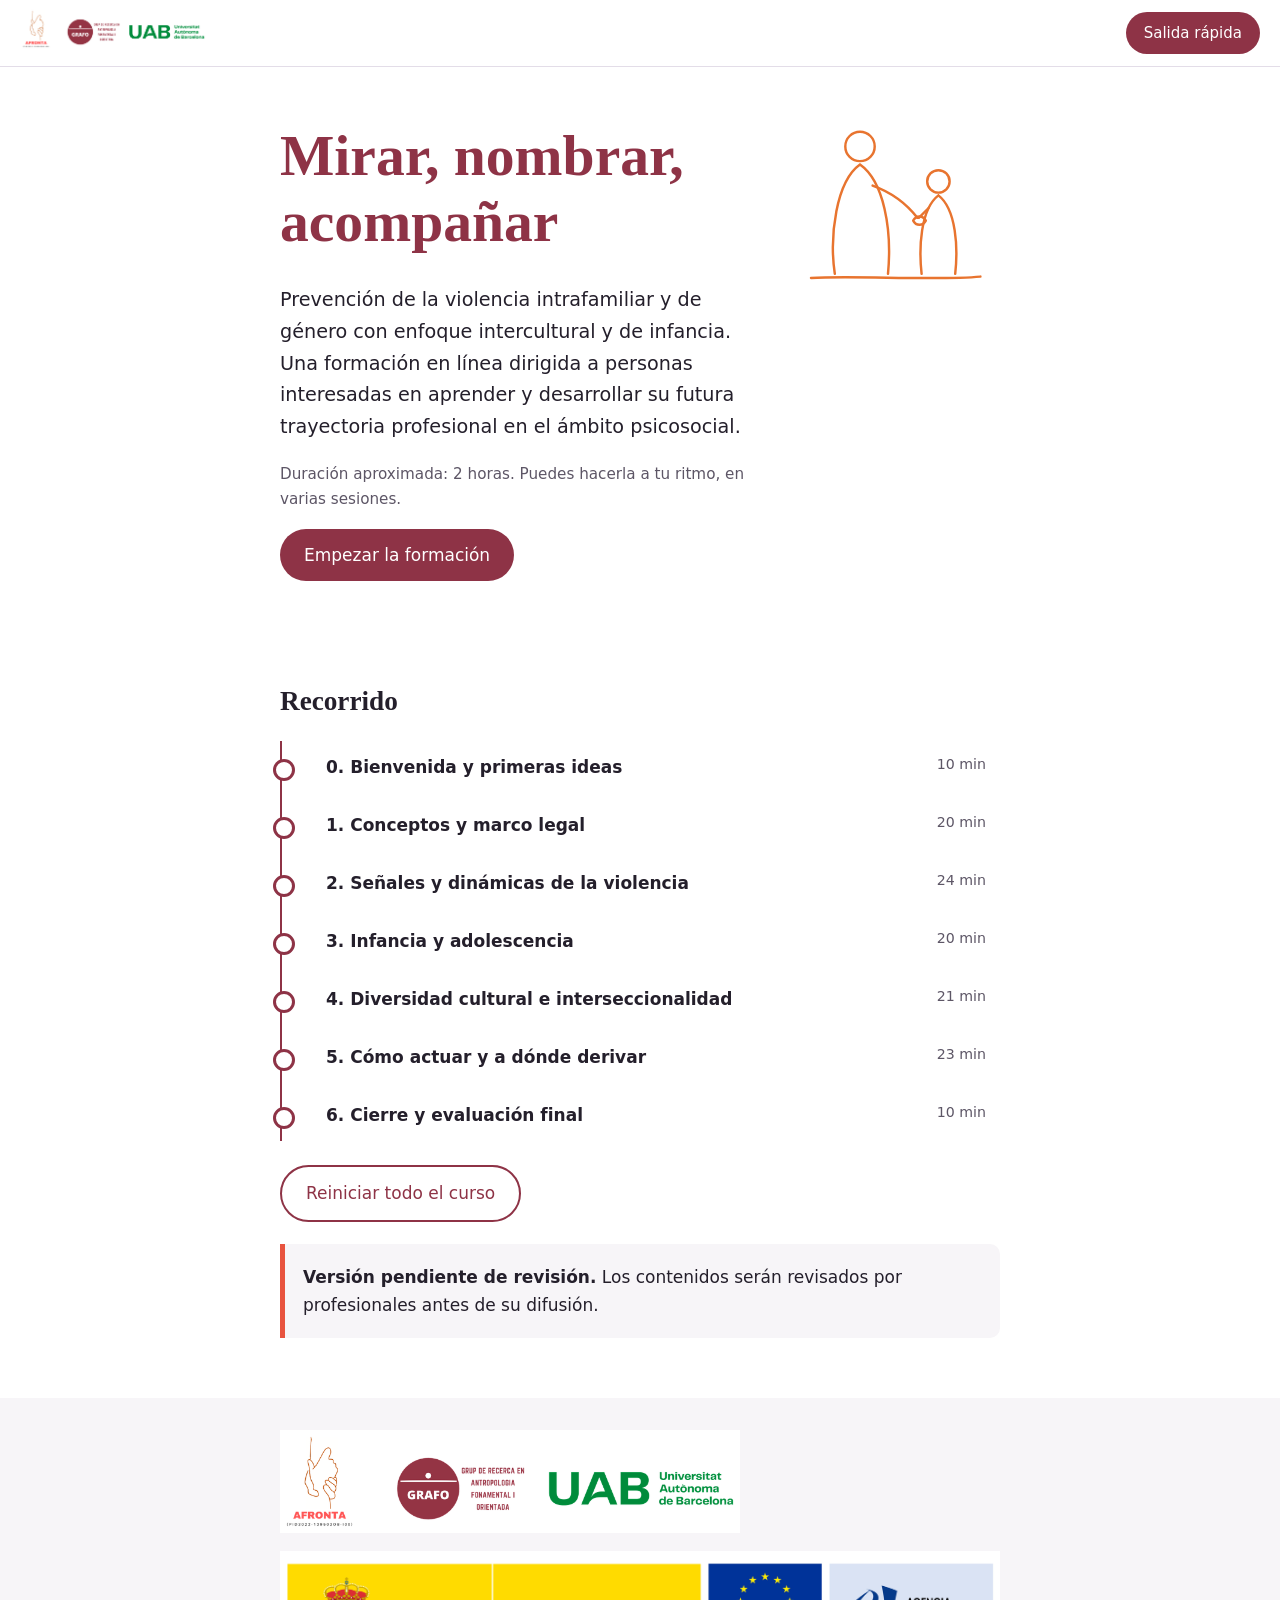
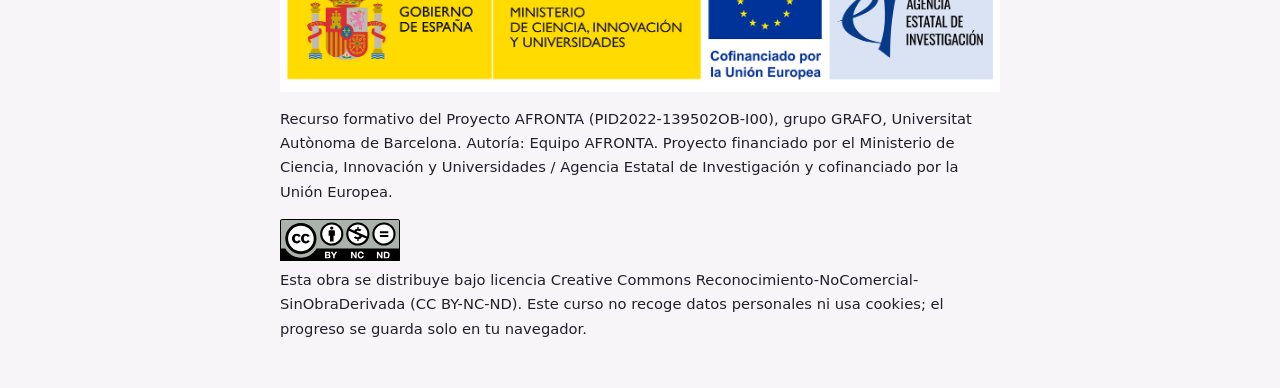
<file: index.html>
<!DOCTYPE html>
<html lang="es">
<head>
<meta charset="utf-8">
<meta name="viewport" content="width=device-width, initial-scale=1">
<title>Mirar, nombrar, acompañar | Proyecto AFRONTA</title>
<meta name="description" content="Formación en línea de 2 horas sobre prevención de la violencia intrafamiliar y de género, con enfoque intercultural y de infancia.">
<link rel="stylesheet" href="assets/style.css">
</head>
<body data-base="">
<main id="main" class="wrap">
<section class="hero">
<svg viewBox="0 0 300 280" fill="none" stroke="#E8742F" stroke-width="3.5" stroke-linecap="round" stroke-linejoin="round" role="img" aria-label="Dos personas que se acompañan dándose la mano"><circle cx="100" cy="62" r="21"/><path d="M100 88C66 112 56 190 64 244M100 88C134 112 146 180 140 244"/><path d="M118 118C146 128 168 146 182 164"/><circle cx="212" cy="112" r="16"/><path d="M212 132C186 152 184 208 188 244M212 132C238 152 240 208 236 244"/><path d="M198 150C192 156 188 160 184 164"/><path d="M176 168c4-8 14-8 18 0c-4 8-14 8-18 0z"/><path d="M30 250C90 246 210 254 272 248"/></svg>
<h1>Mirar, nombrar, acompañar</h1>
<p class="lead">Prevención de la violencia intrafamiliar y de género con enfoque intercultural y de infancia. Una formación en línea dirigida a personas interesadas en aprender y desarrollar su futura trayectoria profesional en el ámbito psicosocial.</p>
<p class="meta">Duración aproximada: 2 horas. Puedes hacerla a tu ritmo, en varias sesiones.</p>
<p><a class="btn" href="unidad-0/index.html">Empezar la formación</a></p>
</section>
<h2>Recorrido</h2>
<ol class="path">
<li data-unit="u0"><a href="unidad-0/index.html"><b>0. Bienvenida y primeras ideas</b><small>10 min</small></a></li>
<li data-unit="u1"><a href="unidad-1/index.html"><b>1. Conceptos y marco legal</b><small>20 min</small></a></li>
<li data-unit="u2"><a href="unidad-2/index.html"><b>2. Señales y dinámicas de la violencia</b><small>24 min</small></a></li>
<li data-unit="u3"><a href="unidad-3/index.html"><b>3. Infancia y adolescencia</b><small>20 min</small></a></li>
<li data-unit="u4"><a href="unidad-4/index.html"><b>4. Diversidad cultural e interseccionalidad</b><small>21 min</small></a></li>
<li data-unit="u5"><a href="unidad-5/index.html"><b>5. Cómo actuar y a dónde derivar</b><small>23 min</small></a></li>
<li data-unit="u6"><a href="unidad-6/index.html"><b>6. Cierre y evaluación final</b><small>10 min</small></a></li>
</ol>
<p><button class="btn ghost" type="button" data-reset="all">Reiniciar todo el curso</button></p>
<div class="note"><p><b>Versión pendiente de revisión.</b> Los contenidos serán revisados por profesionales antes de su difusión.</p></div>
</main>
<script src="assets/app.js"></script>
</body>
</html>
</file>
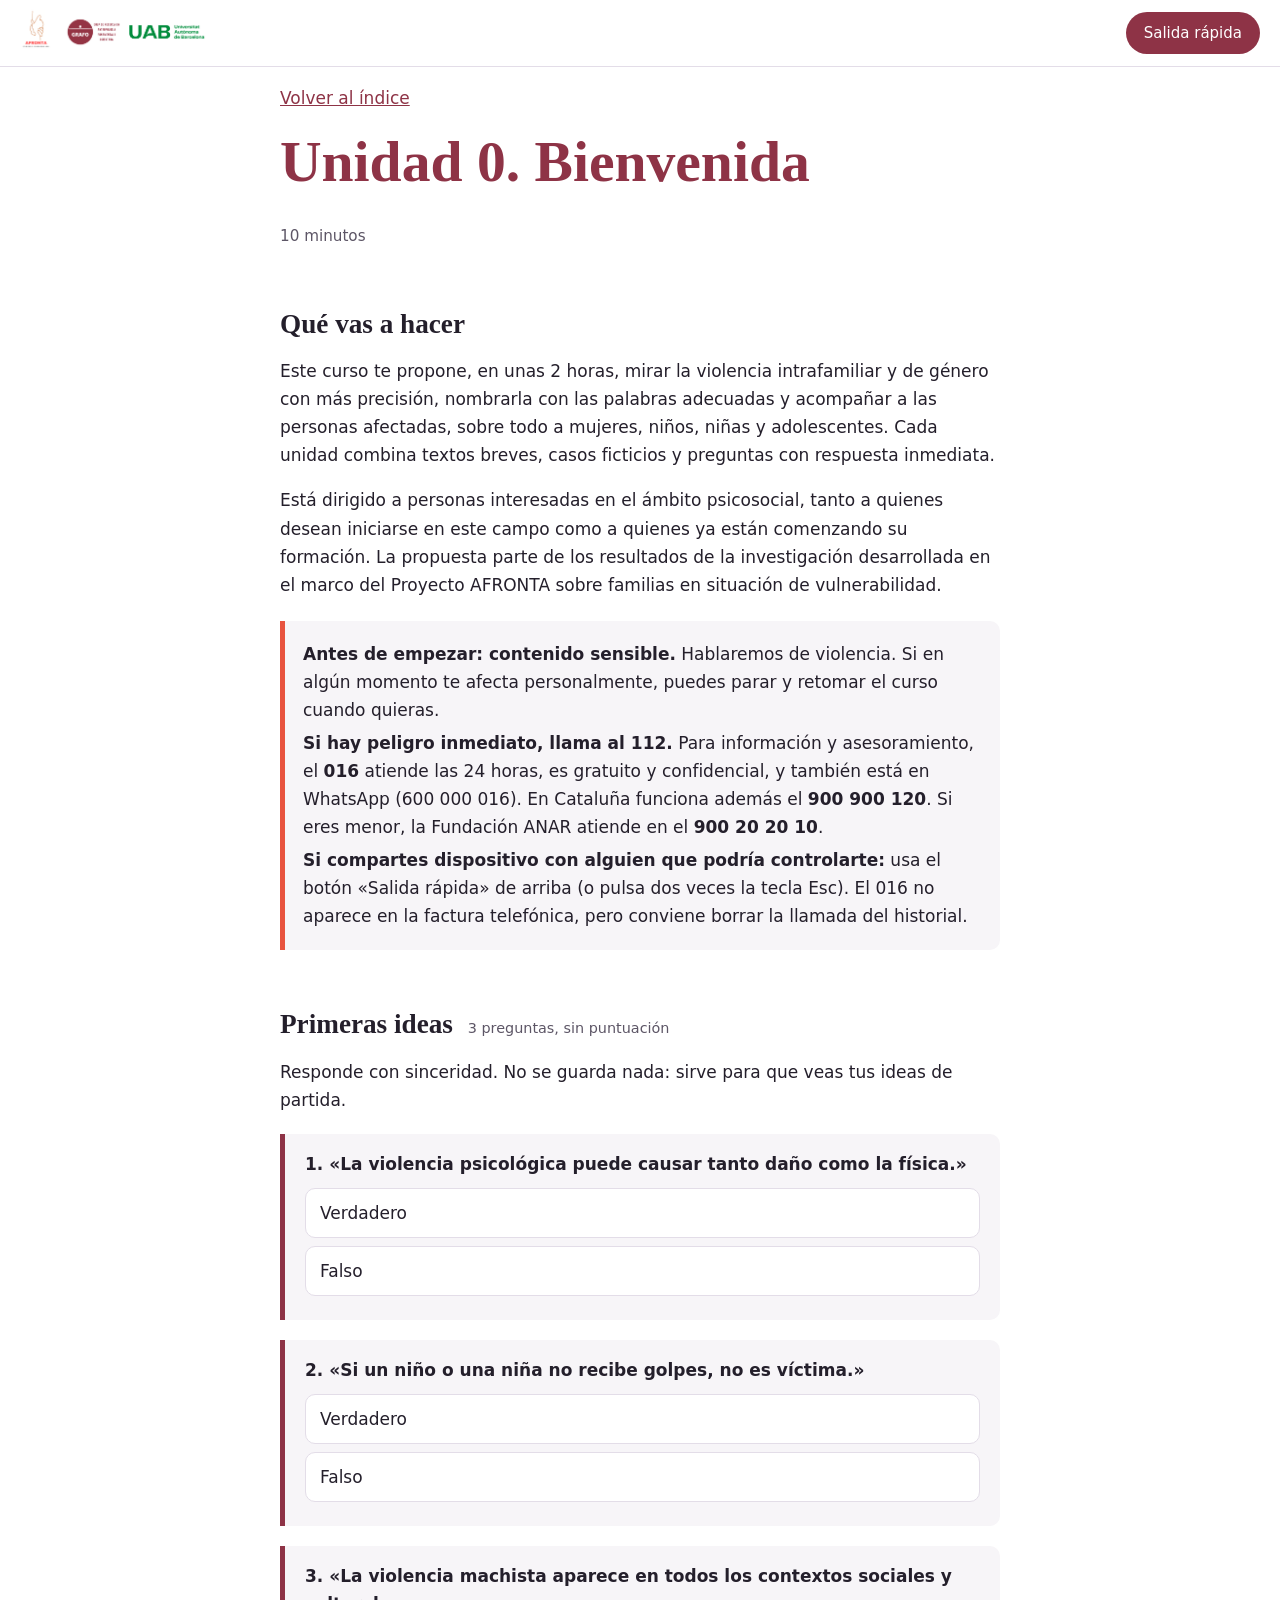
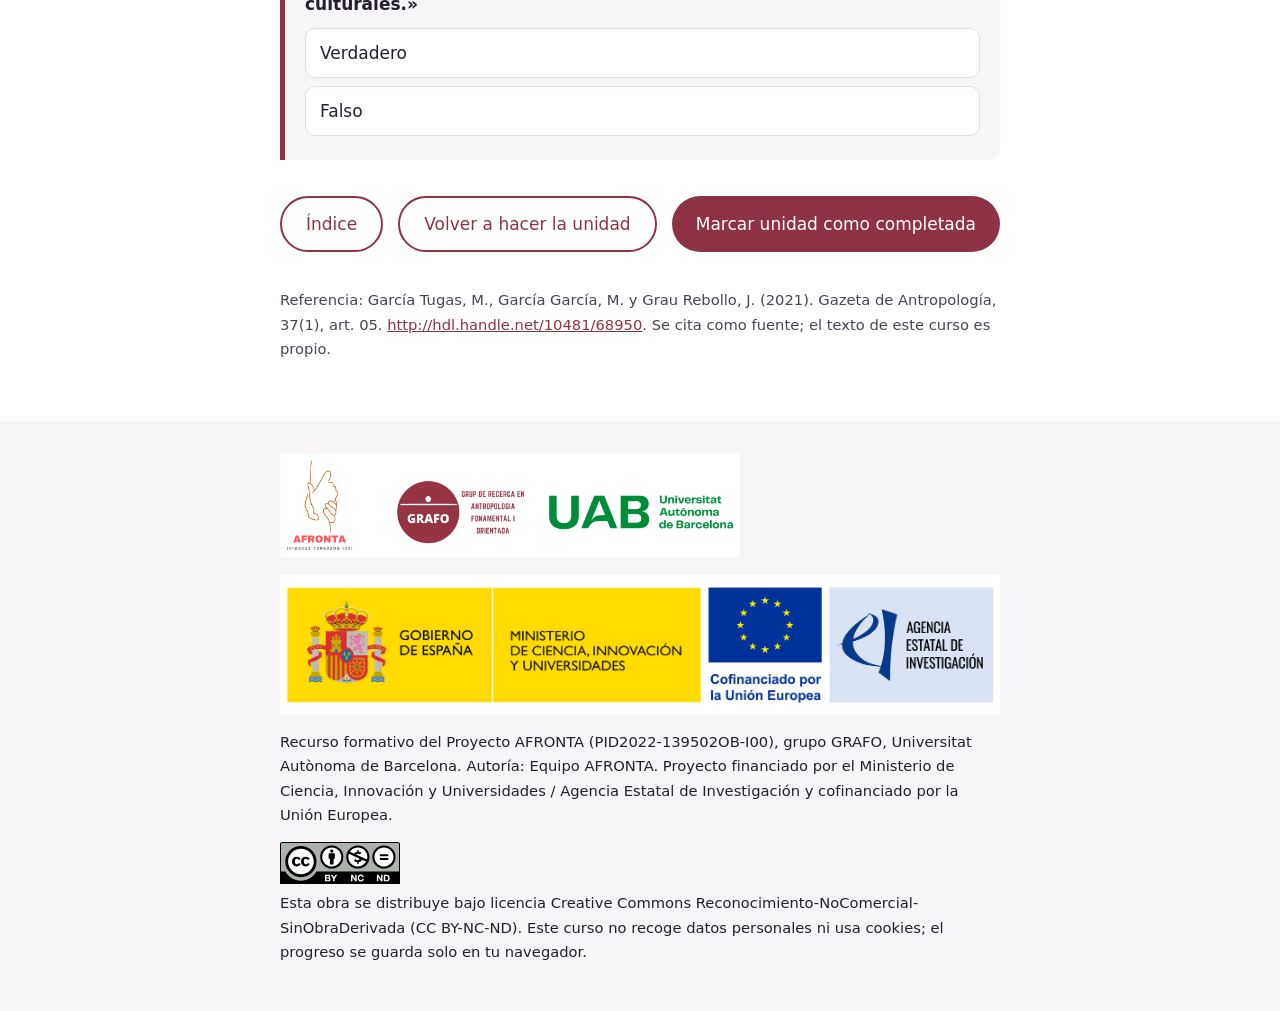
<file: unidad-0/index.html>
<!DOCTYPE html>
<html lang="es">
<head>
<meta charset="utf-8">
<meta name="viewport" content="width=device-width, initial-scale=1">
<title>Unidad 0. Bienvenida | Mirar, nombrar, acompañar</title>
<link rel="stylesheet" href="../assets/style.css">
</head>
<body data-base="../">
<main id="main" class="wrap">
<p><a href="../index.html">Volver al índice</a></p>
<h1>Unidad 0. Bienvenida</h1>
<p class="meta">10 minutos</p>

<h2>Qué vas a hacer</h2>
<p>Este curso te propone, en unas 2 horas, mirar la violencia intrafamiliar y de género con más precisión, nombrarla con las palabras adecuadas y acompañar a las personas afectadas, sobre todo a mujeres, niños, niñas y adolescentes. Cada unidad combina textos breves, casos ficticios y preguntas con respuesta inmediata.</p>
<p>Está dirigido a personas interesadas en el ámbito psicosocial, tanto a quienes desean iniciarse en este campo como a quienes ya están comenzando su formación. La propuesta parte de los resultados de la investigación desarrollada en el marco del Proyecto AFRONTA sobre familias en situación de vulnerabilidad.</p>
<div class="note">
<p><b>Antes de empezar: contenido sensible.</b> Hablaremos de violencia. Si en algún momento te afecta personalmente, puedes parar y retomar el curso cuando quieras.</p>
<p><b>Si hay peligro inmediato, llama al 112.</b> Para información y asesoramiento, el <b>016</b> atiende las 24 horas, es gratuito y confidencial, y también está en WhatsApp (600 000 016). En Cataluña funciona además el <b>900 900 120</b>. Si eres menor, la Fundación ANAR atiende en el <b>900 20 20 10</b>.</p>
<p><b>Si compartes dispositivo con alguien que podría controlarte:</b> usa el botón «Salida rápida» de arriba (o pulsa dos veces la tecla Esc). El 016 no aparece en la factura telefónica, pero conviene borrar la llamada del historial.</p>
</div>

<h2>Primeras ideas <span class="time">3 preguntas, sin puntuación</span></h2>
<p>Responde con sinceridad. No se guarda nada: sirve para que veas tus ideas de partida.</p>

<div class="quiz"><p class="q">1. «La violencia psicológica puede causar tanto daño como la física.»</p>
<button class="opt" type="button" data-ok>Verdadero</button><button class="opt" type="button">Falso</button>
<p class="fb" aria-live="polite" hidden>Las humillaciones, el control y el aislamiento no dejan marcas visibles, pero pueden dañar tanto o más. En la unidad 1 veremos las distintas formas de violencia.</p></div>

<div class="quiz"><p class="q">2. «Si un niño o una niña no recibe golpes, no es víctima.»</p>
<button class="opt" type="button">Verdadero</button><button class="opt" type="button" data-ok>Falso</button>
<p class="fb" aria-live="polite" hidden>Presenciar la violencia y vivir en un entorno de miedo también daña. La legislación española reconoce a los hijos e hijas como víctimas. Lo trabajaremos en la unidad 3.</p></div>

<div class="quiz"><p class="q">3. «La violencia machista aparece en todos los contextos sociales y culturales.»</p>
<button class="opt" type="button" data-ok>Verdadero</button><button class="opt" type="button">Falso</button>
<p class="fb" aria-live="polite" hidden>Lo que cambia son las barreras para pedir ayuda: idioma, situación administrativa, falta de apoyo o miedo a no ser comprendida (García Tugas, García García y Grau Rebollo, 2021). Lo veremos en la unidad 4.</p></div>

<div class="nav"><a class="btn ghost" href="../index.html">Índice</a>
<button class="btn ghost" type="button" data-reset="u0">Volver a hacer la unidad</button>
<button class="btn" type="button" data-complete="u0">Marcar unidad como completada</button></div>
<p id="saved" hidden>Progreso guardado en este navegador. <a href="../unidad-1/index.html">Pasar a la unidad 1</a></p>
<p class="refs">Referencia: García Tugas, M., García García, M. y Grau Rebollo, J. (2021). Gazeta de Antropología, 37(1), art. 05. <a href="http://hdl.handle.net/10481/68950">http://hdl.handle.net/10481/68950</a>. Se cita como fuente; el texto de este curso es propio.</p>
</main>
<script src="../assets/app.js"></script>
</body>
</html>
</file>
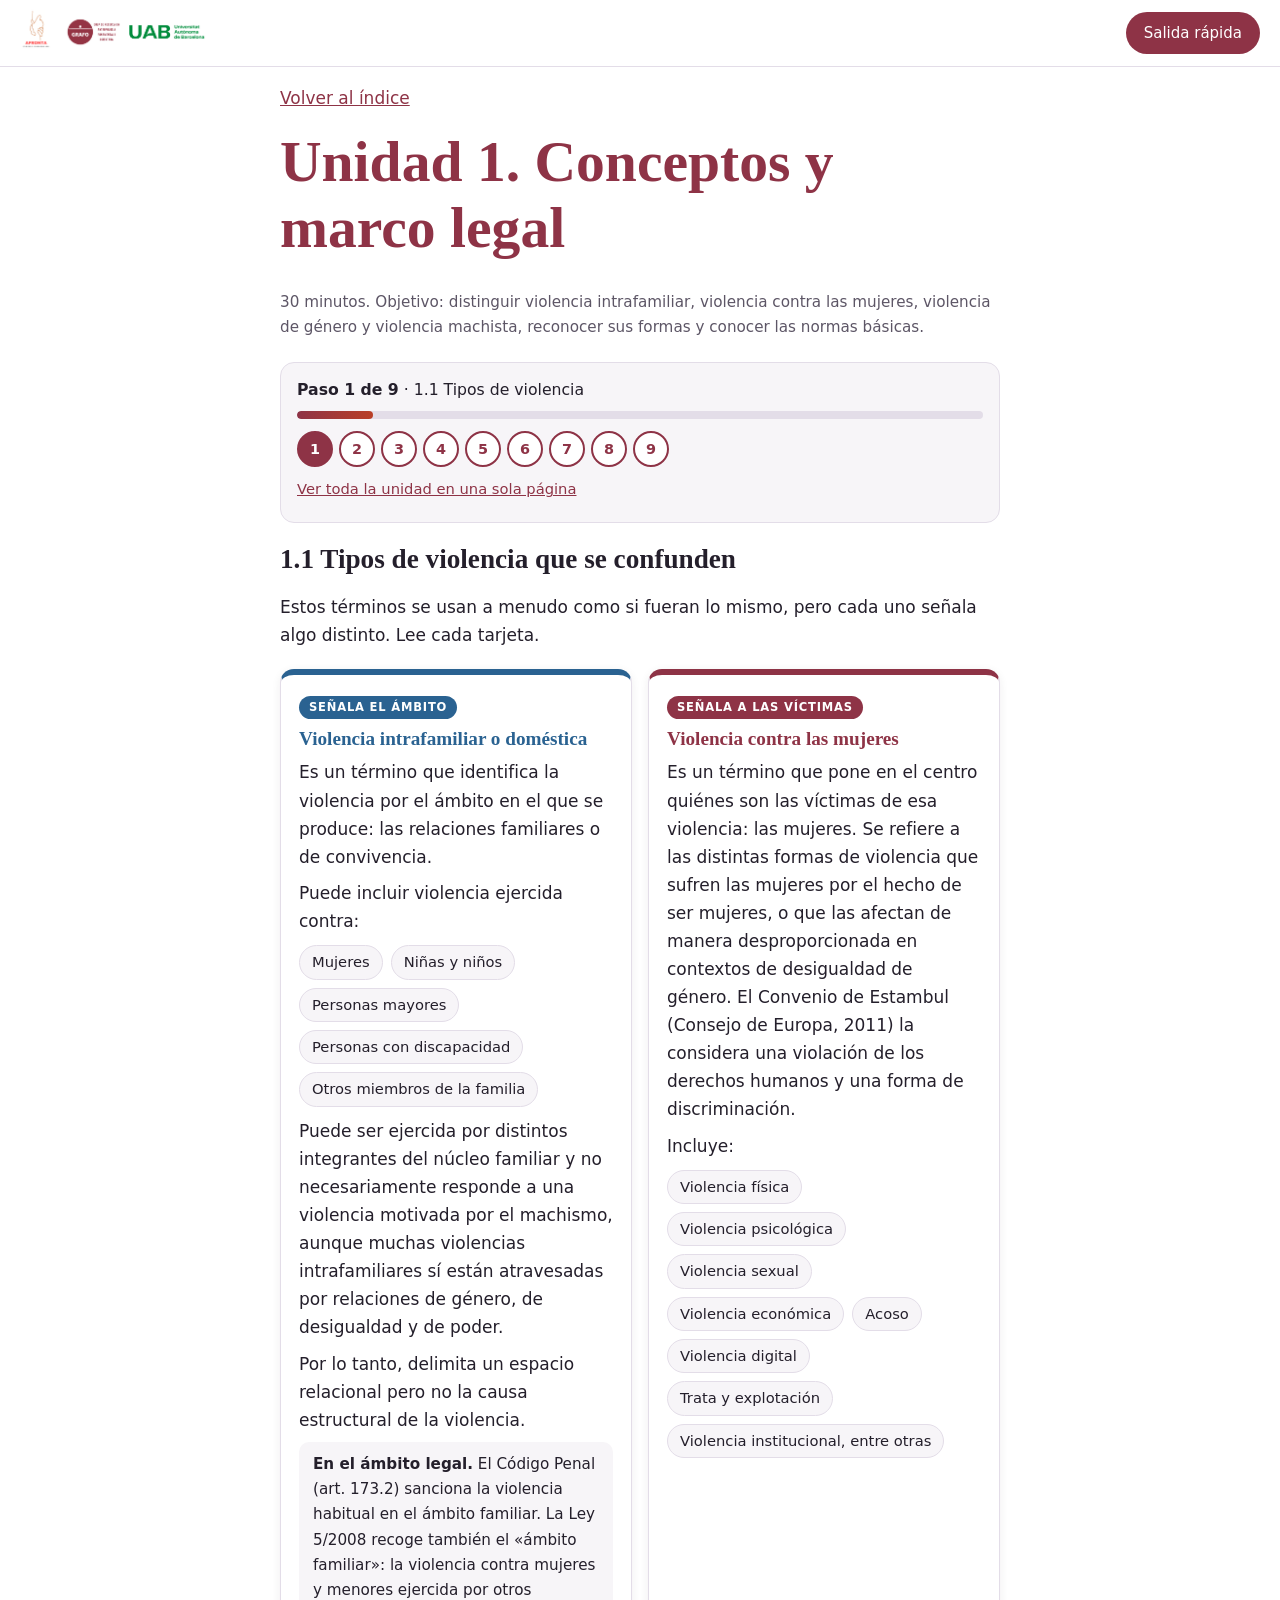
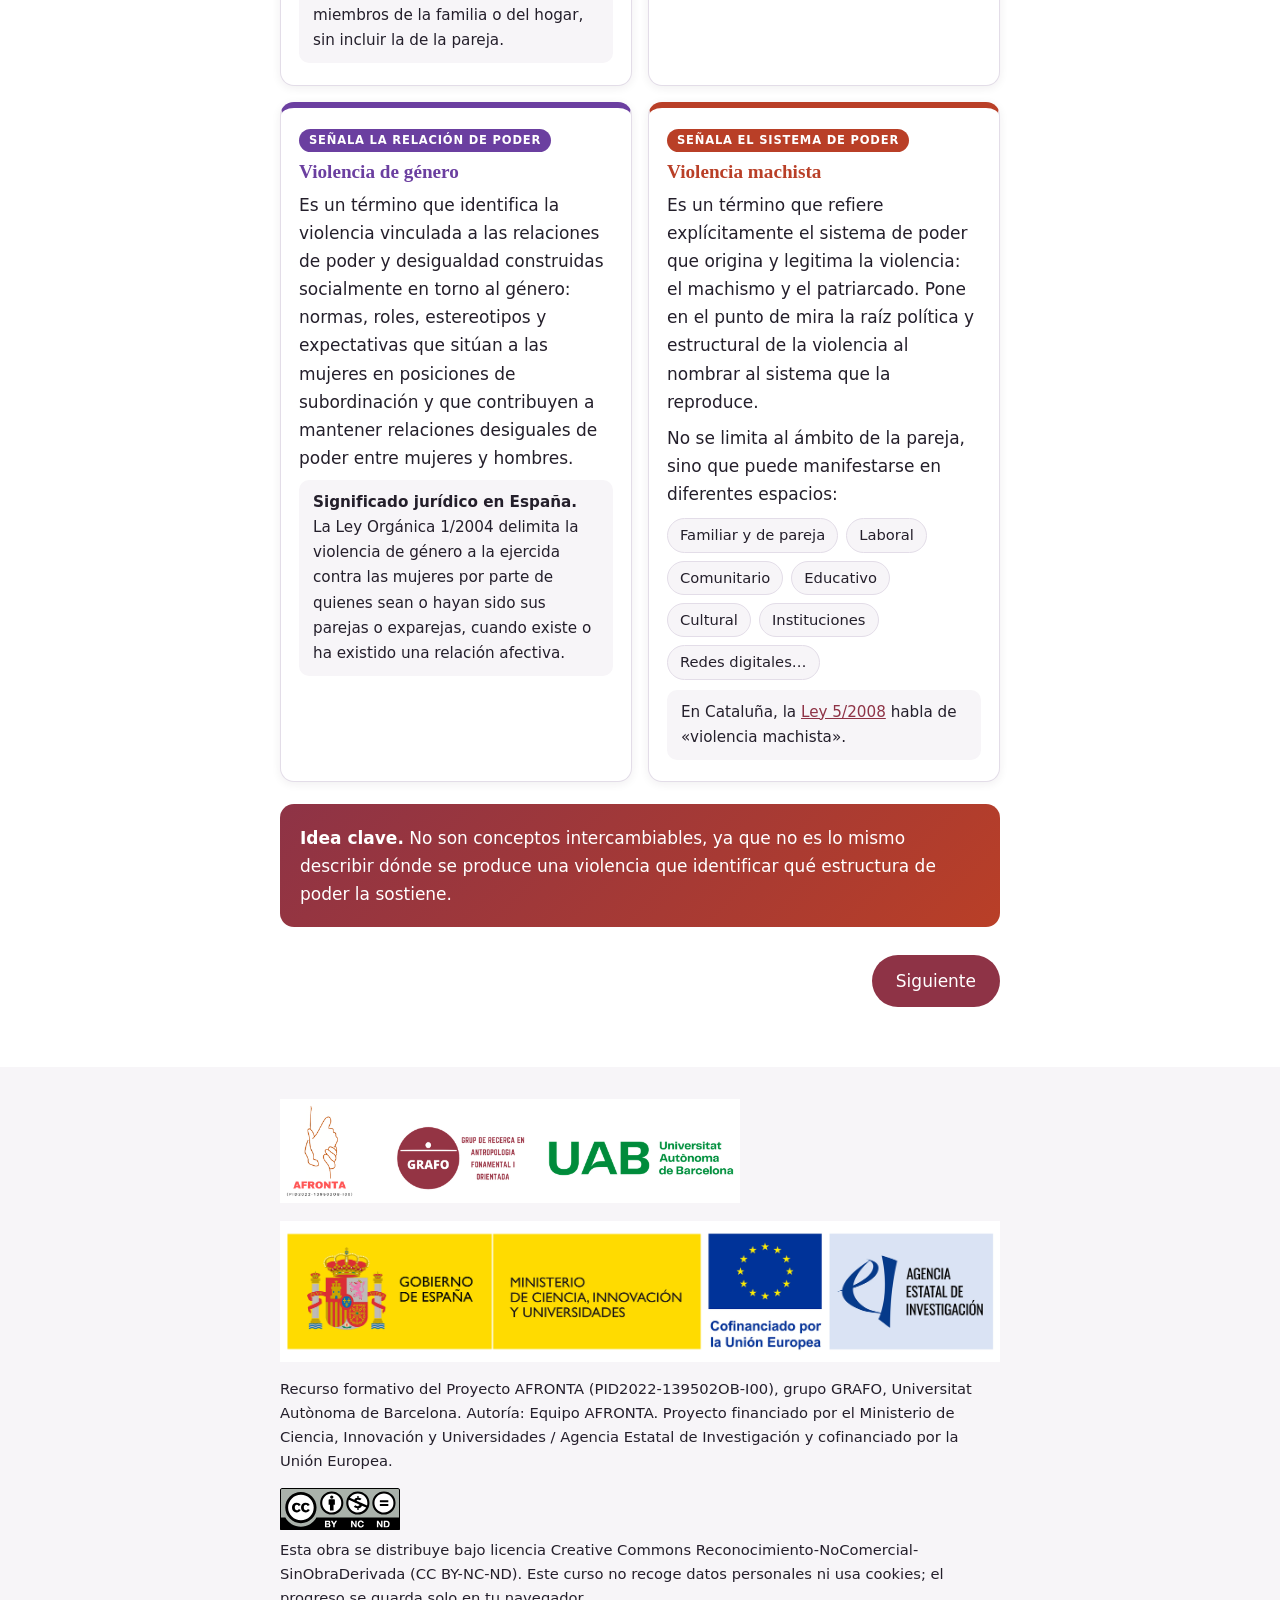
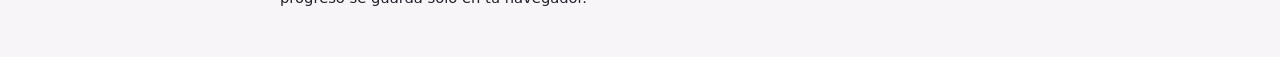
<file: unidad-1/index.html>
<!DOCTYPE html>
<html lang="es">
<head>
<meta charset="utf-8">
<meta name="viewport" content="width=device-width, initial-scale=1">
<title>Unidad 1. Conceptos y marco legal | Mirar, nombrar, acompañar</title>
<link rel="stylesheet" href="../assets/style.css">
<style>
/* Estilos propios de la unidad 1 (todo en este archivo) */
.u-bur{--c:#8E3346}.u-cor{--c:#B93F27}.u-grn{--c:#0B7A3B}.u-blu{--c:#2A6291}.u-pur{--c:#6B3FA0}
.cards{display:grid;gap:16px;grid-template-columns:repeat(auto-fit,minmax(280px,1fr));margin:20px 0}
.cards.sm{grid-template-columns:repeat(auto-fit,minmax(220px,1fr))}
.card{background:#fff;border:1px solid var(--line);border-top:6px solid var(--c,var(--bur));border-radius:14px;padding:16px 18px 14px;box-shadow:0 2px 10px rgba(36,31,43,.07)}
.card h3{margin:.45em 0 .35em;color:var(--c,var(--bur))}
.card p{margin:.5em 0}
.card ul{margin:.4em 0;padding-left:1.2em}
.card.wide{grid-column:1/-1}
.tag{display:inline-block;font:700 .72rem/1 system-ui,sans-serif;letter-spacing:.07em;text-transform:uppercase;color:#fff;background:var(--c,var(--bur));padding:6px 10px;border-radius:999px}
.card ul.chips,.chips{display:flex;flex-wrap:wrap;gap:8px;list-style:none;margin:.6em 0;padding:0!important}
.chips li{background:var(--mist);border:1px solid var(--line);border-radius:999px;padding:4px 12px;font-size:.92rem}
.legal{background:var(--mist);border-radius:10px;padding:10px 14px;font-size:.95rem;margin-top:12px}
.callout{border-left:5px solid var(--c,var(--cor));background:var(--mist);border-radius:0 12px 12px 0;padding:6px 18px;margin:16px 0}
.callout h4{margin:.8em 0 .2em;font:700 1rem system-ui,sans-serif;color:var(--c,var(--cor));text-transform:uppercase;letter-spacing:.05em}
.idea{background:linear-gradient(135deg,#8E3346,#B93F27);color:#fff;border-radius:14px;padding:16px 20px;margin:22px 0}
.idea p{margin:.2em 0}
.fig{margin:18px auto;text-align:center}
.fig svg{max-width:100%;height:auto}
.fig figcaption{font-size:.9rem;color:#4a4352}
.cardsol{counter-reset:s}
.cardsol .card{counter-increment:s;position:relative;padding-top:26px}
.cardsol .card::before{content:counter(s);position:absolute;top:-16px;left:16px;width:32px;height:32px;border-radius:50%;background:var(--c,var(--bur));color:#fff;font:700 1rem/32px system-ui,sans-serif;text-align:center}
.fb p,.fb ul,.fb .cards,.fb .fig{margin-top:.7em;margin-bottom:.7em}
.fb details{background:#fff;border:1px solid var(--line);border-radius:10px;padding:10px 14px;margin:12px 0}
.case{background:#fff;border:1px solid var(--line);border-left:6px solid var(--cor);border-radius:12px;padding:12px 18px;margin:26px 0 8px}
.case b.k{color:var(--cor)}
.term{position:relative;display:inline}
.termb{font:inherit;font-weight:700;color:var(--bur);background:none;border:0;border-bottom:2px dotted var(--bur);padding:0;cursor:help}
.pop{position:absolute;z-index:30;left:0;top:calc(100% + 8px);width:min(340px,86vw);background:#241F2B;color:#fff;border-radius:12px;padding:12px 16px;font-size:.93rem;line-height:1.5;box-shadow:0 8px 24px rgba(0,0,0,.3);font-weight:400}
.pop[hidden]{display:none}
.pop::before{content:"";position:absolute;top:-6px;left:var(--ax,24px);width:12px;height:12px;background:#241F2B;transform:rotate(45deg)}
@media(prefers-reduced-motion:no-preference){.pop{animation:pin .15s ease-out}@keyframes pin{from{opacity:0;transform:translateY(-4px)}to{opacity:1;transform:none}}}

.stepper{margin:22px 0 4px;padding:14px 16px;background:var(--mist);border:1px solid var(--line);border-radius:14px}
.stepinfo{margin:0 0 8px;font-size:.98rem}
.pbar{height:8px;border-radius:99px;background:#E3DDE8;overflow:hidden}
.pbar i{display:block;height:100%;width:0;background:linear-gradient(90deg,#8E3346,#B93F27);border-radius:99px;transition:width .3s}
.dots{display:flex;flex-wrap:wrap;gap:6px;list-style:none;margin:12px 0 4px;padding:0}
.dots button{width:36px;height:36px;border-radius:50%;border:2px solid var(--bur);background:#fff;color:var(--bur);font:700 .9rem system-ui,sans-serif;cursor:pointer}
.dots button.seen{background:#F3D9DE}
.dots button[aria-current=step]{background:var(--bur);color:#fff}
.linkbtn{background:none;border:0;color:var(--bur);text-decoration:underline;font:inherit;font-size:.92rem;padding:6px 0;cursor:pointer}
.stepnav{display:flex;gap:12px;justify-content:space-between;align-items:center;margin:28px 0 8px;flex-wrap:wrap}
.stepnav .btn[hidden]{display:none}
.stepnav .nx{margin-left:auto}
.step{outline:0}
.step>h2:first-child{margin-top:.8em}
.steps-on.all-off .step[hidden]{display:none}
.allmode .stepdots,.allmode .stepnav{display:none}
@media(max-width:700px){.dots button{width:32px;height:32px}.stepnav .btn{padding:11px 18px}}
</style>
</head>
<body data-base="../">
<main id="main" class="wrap">
<p><a href="../index.html">Volver al índice</a></p>
<h1>Unidad 1. Conceptos y marco legal</h1>
<p class="meta">30 minutos. Objetivo: distinguir violencia intrafamiliar, violencia contra las mujeres, violencia de género y violencia machista, reconocer sus formas y conocer las normas básicas.</p>

<nav class="stepper" id="stepper" aria-label="Pasos de la unidad" hidden>
<p class="stepinfo" aria-live="polite"><b id="si"></b> · <span id="st"></span></p>
<div class="pbar" role="progressbar" aria-label="Progreso de la unidad" aria-valuemin="1" aria-valuemax="9" aria-valuenow="1"><i id="bf"></i></div>
<ol class="dots stepdots" id="dots"></ol>
<button class="linkbtn" id="vall" type="button" aria-pressed="false">Ver toda la unidad en una sola página</button>
</nav>

<div id="steps">
<section class="step" id="paso-1" data-t="1.1 Tipos de violencia" aria-labelledby="h-1">
<h2 id="h-1">1.1 Tipos de violencia que se confunden</h2>
<p>Estos términos se usan a menudo como si fueran lo mismo, pero cada uno señala algo distinto. Lee cada tarjeta.</p>

<div class="cards">
<div class="card u-blu">
<span class="tag">Señala el ámbito</span>
<h3>Violencia intrafamiliar o doméstica</h3>
<p>Es un término que identifica la violencia por el ámbito en el que se produce: las relaciones familiares o de convivencia.</p>
<p>Puede incluir violencia ejercida contra:</p>
<ul class="chips"><li>Mujeres</li><li>Niñas y niños</li><li>Personas mayores</li><li>Personas con discapacidad</li><li>Otros miembros de la familia</li></ul>
<p>Puede ser ejercida por distintos integrantes del núcleo familiar y no necesariamente responde a una violencia motivada por el machismo, aunque muchas violencias intrafamiliares sí están atravesadas por relaciones de género, de desigualdad y de poder.</p>
<p>Por lo tanto, delimita un espacio relacional pero no la causa estructural de la violencia.</p>
<p class="legal"><b>En el ámbito legal.</b> El Código Penal (art. 173.2) sanciona la violencia habitual en el ámbito familiar. La Ley 5/2008 recoge también el «ámbito familiar»: la violencia contra mujeres y menores ejercida por otros miembros de la familia o del hogar, sin incluir la de la pareja.</p>
</div>

<div class="card u-bur">
<span class="tag">Señala a las víctimas</span>
<h3>Violencia contra las mujeres</h3>
<p>Es un término que pone en el centro quiénes son las víctimas de esa violencia: las mujeres. Se refiere a las distintas formas de violencia que sufren las mujeres por el hecho de ser mujeres, o que las afectan de manera desproporcionada en contextos de desigualdad de género. El Convenio de Estambul (Consejo de Europa, 2011) la considera una violación de los derechos humanos y una forma de discriminación.</p>
<p>Incluye:</p>
<ul class="chips"><li>Violencia física</li><li>Violencia psicológica</li><li>Violencia sexual</li><li>Violencia económica</li><li>Acoso</li><li>Violencia digital</li><li>Trata y explotación</li><li>Violencia institucional, entre otras</li></ul>
</div>

<div class="card u-pur">
<span class="tag">Señala la relación de poder</span>
<h3>Violencia de género</h3>
<p>Es un término que identifica la violencia vinculada a las relaciones de poder y desigualdad construidas socialmente en torno al género: normas, roles, estereotipos y expectativas que sitúan a las mujeres en posiciones de subordinación y que contribuyen a mantener relaciones desiguales de poder entre mujeres y hombres.</p>
<p class="legal"><b>Significado jurídico en España.</b> La Ley Orgánica 1/2004 delimita la violencia de género a la ejercida contra las mujeres por parte de quienes sean o hayan sido sus parejas o exparejas, cuando existe o ha existido una relación afectiva.</p>
</div>

<div class="card u-cor">
<span class="tag">Señala el sistema de poder</span>
<h3>Violencia machista</h3>
<p>Es un término que refiere explícitamente el sistema de poder que origina y legitima la violencia: el machismo y el patriarcado. Pone en el punto de mira la raíz política y estructural de la violencia al nombrar al sistema que la reproduce.</p>
<p>No se limita al ámbito de la pareja, sino que puede manifestarse en diferentes espacios:</p>
<ul class="chips"><li>Familiar y de pareja</li><li>Laboral</li><li>Comunitario</li><li>Educativo</li><li>Cultural</li><li>Instituciones</li><li>Redes digitales…</li></ul>
<p class="legal">En Cataluña, la <a href="https://www.boe.es/eli/es-ct/l/2008/04/24/5/con">Ley 5/2008</a> habla de «violencia machista».</p>
</div>
</div>

<div class="idea"><p><b>Idea clave.</b> No son conceptos intercambiables, ya que no es lo mismo describir dónde se produce una violencia que identificar qué estructura de poder la sostiene.</p></div>

</section>

<section class="step" id="paso-2" data-t="1.2 Formas de violencia" aria-labelledby="h-2">
<h2 id="h-2">1.2 Formas de violencia</h2>
<p>Estas son las formas que veremos en el curso. Una misma situación puede combinar varias.</p>

<div class="cards sm">
<div class="card u-bur"><h3>Física</h3><p>Cualquier acto que provoque o pueda provocar daño corporal, lesiones o sufrimiento físico.</p></div>
<div class="card u-pur"><h3>Psicológica</h3><p>Acciones que dañan la autoestima, la estabilidad emocional y la autonomía, como humillar, amenazar, controlar, intimidar o manipular.</p></div>
<div class="card u-cor"><h3>Sexual</h3><p>Cualquier acto, contacto o práctica sexual impuesto sin consentimiento, mediante coerción, intimidación, abuso o fuerza, también en la relación de pareja.</p></div>
<div class="card u-grn"><h3>Económica</h3><p>Control, limitación o privación de recursos económicos que restringe la autonomía y la capacidad de decisión de una persona. También incluye el impago de la pensión de alimentos de los hijos e hijas.</p></div>
<div class="card u-blu"><h3>Digital</h3><p>Control, acoso, agresiones, amenazas o difusión de contenidos íntimos sin consentimiento a través de medios digitales.</p></div>
<div class="card u-bur"><h3>Vicaria</h3><p>Violencia ejercida contra hijas, hijos u otras personas significativas para la mujer con el propósito de dañarla instrumentalizando esos vínculos.</p></div>
</div>

<div class="cards">
<div class="card wide u-pur">
<span class="tag">Institucional</span>
<h3>Violencia institucional</h3>
<p>Es la violencia ejercida o reproducida por las instituciones y sus agentes mediante acciones, omisiones, prácticas o procedimientos que discriminan, desprotegen, revictimizan o vulneran los derechos de las mujeres, dificultando su acceso a la protección, la justicia y la reparación.</p>
<p class="legal">La <a href="https://www.boe.es/eli/es-ct/l/2008/04/24/5/con">Ley 5/2008</a> reconoce la violencia institucional en su artículo 5, entre los ámbitos de la violencia machista.</p>
</div>

<div class="card wide u-cor">
<span class="tag">Simbólica</span>
<h3>Violencia simbólica</h3>
<p>Se trata de mensajes, imágenes, discursos y representaciones que reproducen, legitiman o naturalizan la desigualdad, la subordinación y la discriminación de las mujeres. Se manifiesta cuando discursos, imágenes, representaciones, normas y prácticas sociales reproducen y legitiman relaciones de desigualdad y dominación.</p>
<p>La violencia simbólica no es ejercida únicamente por una persona o un grupo concreto. También puede ser reproducida por instituciones, medios de comunicación, industrias culturales, sistemas educativos y organizaciones, incluso sin que exista una intención consciente de causar daño. En ocasiones se encuentra tan normalizada que resulta difícil identificarla.</p>
<div class="callout u-blu">
<h4>Lo que aporta la investigación antropológica</h4>
<p>En este sentido, la investigación antropológica aporta un matiz importante: la reproducción de esta violencia no siempre responde a una voluntad de discriminar, sino que también puede estar relacionada con el desconocimiento de la diversidad cultural.</p>
<p>Cuando los servicios y las personas profesionales desconocen otras formas de pensar, comunicarse, relacionarse o criar, pueden interpretar erróneamente las actuaciones de una mujer. Por ejemplo, pueden considerar que «no colabora» o que «cuida mal» cuando, en realidad, están juzgando sus prácticas desde parámetros culturales propios que presentan como universales. Estas interpretaciones pueden generar nuevas formas de desprotección y discriminación, incrementando la vulnerabilidad de la persona.</p>
<p>Grau Rebollo, García Tugas y García García (2023) denominan <b>vulnerabilidad inducida</b> a este incremento de la vulnerabilidad que ya experimenta una persona.</p>
</div>
<p>En estos casos, la violencia simbólica puede entrelazarse con la violencia institucional y, en determinadas circunstancias, con prácticas y actitudes racistas. Sin embargo, el desconocimiento cultural no exime de responsabilidad a las instituciones ni a sus profesionales: es necesario cuestionar los propios marcos de interpretación para evitar que la intervención, en lugar de proteger, reproduzca desigualdades y genere nuevas vulneraciones.</p>
</div>
</div>
<p class="refs">Clasificación divulgativa. Más información: ONU Mujeres, <a href="https://www.unwomen.org/es/what-we-do/ending-violence-against-women/faqs/types-of-violence">tipos de violencia contra las mujeres y las niñas</a>.</p>

</section>

<section class="step" id="paso-3" data-t="1.3 Marco legal" aria-labelledby="h-3">
<h2 id="h-3">1.3 Marco legal en cuatro fechas</h2>
<ol class="tl">
<li><b>2004.</b> <a href="https://www.boe.es/buscar/act.php?id=BOE-A-2004-21760">Ley Orgánica 1/2004</a> de medidas de protección integral contra la violencia de género.</li>
<li><b>2008.</b> <a href="https://www.boe.es/eli/es-ct/l/2008/04/24/5/con">Ley 5/2008</a> de Cataluña, del derecho de las mujeres a erradicar la violencia machista.</li>
<li><b>2014.</b> El Convenio de Estambul entra en vigor en España (1 de agosto).</li>
<li><b>2021.</b> <a href="https://www.boe.es/eli/es/lo/2021/06/04/8/con">Ley Orgánica 8/2021</a> de protección integral a la infancia y la adolescencia frente a la violencia (LOPIVI).</li>
</ol>
<p class="refs">Síntesis divulgativa. Para efectos jurídicos, consulta siempre el texto oficial vigente.</p>

</section>

<section class="step" id="paso-4" data-t="1.4 Actividad · Caso 1" aria-labelledby="h-4">
<h2 id="h-4">1.4 Actividad: comprender las violencias machistas <span class="time">Caso 1 de 5</span></h2>
<p>Casos ficticios inventados para este curso. Elige la opción más adecuada. Las opciones cambian de orden cada vez.</p>

<div class="case"><p><b class="k">Caso 1.</b> Marta recibe mensajes frecuentes de su expareja preguntándole dónde está, con quién se encuentra y qué está haciendo. Cuando tarda en responder, él le reclama explicaciones y se enfada.</p></div>
<div class="quiz"><p class="q">¿La expareja de Marta está ejerciendo violencia? Si crees que sí, ¿qué tipo de violencia?</p>
<button class="opt" type="button">No existe violencia, porque después de una relación sentimental es normal interesarse por la vida de la expareja.</button>
<button class="opt" type="button">Se trata exclusivamente de un conflicto de comunicación entre dos personas que han terminado una relación.</button>
<button class="opt" type="button" data-ok>Puede tratarse de violencia psicológica, mediante conductas de control y vigilancia que buscan limitar la autonomía de Marta.</button>
<button class="opt" type="button">Se trata de violencia económica, porque la expareja está intentando controlar las actividades de Marta.</button>
<div class="fb" aria-live="polite" hidden>Preguntar ocasionalmente por alguien no constituye por sí mismo violencia. Sin embargo, las preguntas reiteradas en tiempo y en intensidad, la vigilancia, las exigencias de explicaciones y los enfados cuando Marta no responde son mecanismos de control psicológico. La expareja quiere continuar ejerciendo control sobre su vida.</div></div>

</section>

<section class="step" id="paso-5" data-t="1.4 Actividad · Caso 2" aria-labelledby="h-5">
<h2 id="h-5">1.4 Actividad: comprender las violencias machistas <span class="time">Caso 2 de 5</span></h2>
<div class="case"><p><b class="k">Caso 2.</b> La expareja amenaza con publicar fotografías íntimas de Marta si no responde a sus mensajes. Marta está muy asustada y teme que lo haga.</p></div>
<div class="quiz"><p class="q">¿Qué tipo de violencia está ejerciendo la expareja de Marta?</p>
<button class="opt" type="button">Violencia psicológica, porque está intentando manipular emocionalmente a Marta, pero las fotografías no tienen relevancia en este caso.</button>
<button class="opt" type="button" data-ok>Violencia digital y sexual, porque amenaza con difundir imágenes íntimas sin consentimiento para coaccionarla y controlar su comportamiento.</button>
<button class="opt" type="button">Un conflicto privado entre exparejas, porque las fotografías fueron compartidas voluntariamente durante la relación.</button>
<button class="opt" type="button">Violencia económica, porque está intentando conseguir algo a cambio de no publicar las fotografías.</button>
<div class="fb" aria-live="polite" hidden>La expareja de Marta está ejerciendo violencia mediante amenazas de difusión de imágenes íntimas sin consentimiento. Sin embargo, el consentimiento para compartir una imagen con una persona no equivale al consentimiento para publicarla o enviarla a terceras personas. Se trata de una forma de violencia sexual y digital que utiliza la intimidad de Marta como herramienta de presión, intimidación y de control.
<p>Además, la amenaza tiene una finalidad coercitiva: conseguir que Marta responda a sus mensajes y se comporte como él exige. Por tanto, también existe una dimensión de violencia psicológica, porque utiliza el miedo, la intimidación y el chantaje para limitar su autonomía y controlarla.</p>
<details><summary>¿Qué indicadores o elementos permiten identificar la violencia en este caso?</summary>
<p>Hay que tener en cuenta todos estos aspectos para identificar las violencias que atraviesan a Marta:</p>
<ul>
<li><b>Amenaza:</b> utiliza la posibilidad de difundir imágenes íntimas para intimidar a Marta.</li>
<li><b>Control:</b> pretende mantener el acceso a Marta y condicionar sus decisiones, aunque la relación haya terminado.</li>
<li><b>Chantaje y coacción:</b> condiciona la no difusión de las fotografías a que ella responda a sus mensajes.</li>
<li><b>Violación de la intimidad:</b> amenaza con vulnerar su privacidad y su derecho a decidir sobre su propia imagen y sexualidad.</li>
<li><b>Violencia psicológica:</b> genera miedo, angustia y presión emocional para conseguir obediencia.</li>
</ul></details></div></div>

</section>

<section class="step" id="paso-6" data-t="1.4 Actividad · Caso 3" aria-labelledby="h-6">
<h2 id="h-6">1.4 Actividad: comprender las violencias machistas <span class="time">Caso 3 de 5</span></h2>
<div class="case"><p><b class="k">Caso 3.</b> Marta y su expareja tienen un hijo de seis años. Marta tiene la custodia del niño y hay establecidas visitas en un Servicio Técnico Punto de Encuentro como medidas cautelares. Durante las visitas, la expareja le dice al niño que su madre es la culpable de que la familia esté separada y lo amenaza con dejar de quererlo, enfadarse con él y no querer verle más si cuenta a alguien sus conversaciones. Por otro lado, amenaza a Marta diciéndole que o bien acepta los acuerdos y términos del divorcio que él quiere o va a poner al niño en su contra y no va a autorizar las visitas del niño con la terapeuta.</p></div>
<div class="quiz"><p class="q">¿Qué tipo de violencia está ejerciendo la expareja de Marta?</p>
<button class="opt" type="button">Violencia intrafamiliar, porque el conflicto se produce dentro del entorno familiar.</button>
<button class="opt" type="button" data-ok>Violencia vicaria, porque utiliza a su hijo como instrumento para causar daño a la madre y mantener el control sobre ella.</button>
<button class="opt" type="button">Violencia económica, porque está utilizando la situación familiar para conseguir lo que quiere.</button>
<button class="opt" type="button">Un conflicto de crianza, porque ambos progenitores tienen formas diferentes de educar a su hijo.</button>
<div class="fb" aria-live="polite" hidden>La violencia vicaria se produce cuando un hombre utiliza a los hijos e hijas, u otras personas significativas para la mujer, para causarle daño y ejercer control sobre ella. En este supuesto, la expareja instrumentaliza al niño para castigar, intimidar y hacer sufrir a Marta.
<p>La violencia no se dirige únicamente contra la madre: el niño también es víctima directa de las amenazas, lo que le provoca un daño emocional. No debe ser considerado un simple espectador del conflicto entre sus progenitores. Además, al impedir que acuda a la terapeuta, está impidiendo su recuperación.</p></div></div>

</section>

<section class="step" id="paso-7" data-t="1.4 Actividad · Caso 4" aria-labelledby="h-7">
<h2 id="h-7">1.4 Actividad: comprender las violencias machistas <span class="time">Caso 4 de 5</span></h2>
<div class="case"><p><b class="k">Caso 4.</b> Alberto convive con su madre, de 78 años, que necesita ayuda para realizar algunas actividades cotidianas. Cuando la madre le pide apoyo, Alberto se enfada, le grita, la insulta y, en ocasiones, le impide utilizar el teléfono para comunicarse con otros familiares. También controla su dinero y decide en qué puede gastarlo sin tener en cuenta sus necesidades.</p></div>
<div class="quiz"><p class="q">¿Qué tipo de violencia se está produciendo en esta situación?</p>
<button class="opt" type="button">Violencia de género, porque cualquier violencia que ocurre en una familia tiene su origen en la desigualdad entre hombres y mujeres.</button>
<button class="opt" type="button" data-ok>Violencia intrafamiliar, porque se producen agresiones y conductas de control dentro de una relación familiar.</button>
<button class="opt" type="button">Un conflicto de convivencia, porque las personas que viven juntas pueden tener desacuerdos sobre los cuidados y el dinero.</button>
<button class="opt" type="button">Violencia vicaria, porque Alberto utiliza a su madre para hacer daño a otra persona.</button>
<div class="fb" aria-live="polite" hidden>En este supuesto se produce violencia intrafamiliar porque las agresiones, el maltrato y las conductas de control tienen lugar entre personas que mantienen una relación familiar.
<p>La violencia puede manifestarse de distintas formas:</p>
<ul>
<li><b>Psicológica:</b> gritos, insultos, humillaciones e intimidación.</li>
<li><b>Económica:</b> control del dinero y limitación de la capacidad de decidir sobre los propios recursos.</li>
<li><b>Aislamiento y control:</b> impedir que la madre se comunique libremente con otros familiares.</li>
</ul>
<p>La violencia intrafamiliar se identifica por el vínculo familiar entre la persona que ejerce la violencia y quien la recibe. No toda violencia intrafamiliar es violencia machista, aunque ambas pueden coincidir cuando las agresiones están atravesadas por relaciones de poder y desigualdades de género.</p>
<div class="callout u-pur"><h4>Una mirada interseccional</h4>
<p>Una mirada <span class="term"><button type="button" class="termb" aria-expanded="false" aria-controls="pop-int">interseccional</button><span class="pop" id="pop-int" role="tooltip" hidden>La interseccionalidad es una forma de aproximarse a un problema o un fenómeno social teniendo en cuenta el papel que juega en su manifestación la confluencia concreta de categorías sociales relevantes (género, edad, etnia, discapacidad, orientación sexual, condición migratoria, etc.)</span></span> (pasa el ratón o pulsa la palabra) nos permite comprender que la violencia no afecta a todas las personas de la misma manera. La edad, el género, la clase social, el origen racial o étnico, la discapacidad, la situación administrativa, la orientación sexual o la dependencia económica pueden influir tanto en la forma en que se ejerce la violencia como en las posibilidades de reconocerla, denunciarla y salir de ella.</p>
<figure class="fig"><svg viewBox="0 0 420 240" role="img" aria-labelledby="t-int" font-family="system-ui,sans-serif"><title id="t-int">Una persona en el centro, atravesada por seis ejes de desigualdad: género, edad, etnia, discapacidad, orientación sexual y condición migratoria.</title>
<g stroke="#6B3FA0" stroke-width="2" opacity=".5"><line x1="210" y1="120" x2="360" y2="120"/><line x1="210" y1="120" x2="285" y2="32"/><line x1="210" y1="120" x2="135" y2="32"/><line x1="210" y1="120" x2="60" y2="120"/><line x1="210" y1="120" x2="135" y2="208"/><line x1="210" y1="120" x2="285" y2="208"/></g>
<circle cx="210" cy="120" r="38" fill="#6B3FA0"/><text x="210" y="125" text-anchor="middle" font-size="13" font-weight="700" fill="#fff">Persona</text>
<g font-size="11.5" text-anchor="middle" font-weight="600" fill="#241F2B" stroke="#6B3FA0" stroke-width="1.5">
<rect x="300" y="105" width="118" height="30" rx="15" fill="#F3EDF9"/><rect x="226" y="17" width="118" height="30" rx="15" fill="#F3EDF9"/><rect x="76" y="17" width="118" height="30" rx="15" fill="#F3EDF9"/><rect x="2" y="105" width="118" height="30" rx="15" fill="#F3EDF9"/><rect x="76" y="193" width="118" height="30" rx="15" fill="#F3EDF9"/><rect x="226" y="193" width="118" height="30" rx="15" fill="#F3EDF9"/></g>
<g font-size="11.5" text-anchor="middle" font-weight="600" fill="#241F2B"><text x="359" y="124">Condición migratoria</text><text x="285" y="36">Orientación sexual</text><text x="135" y="36">Género</text><text x="61" y="124">Edad</text><text x="135" y="212">Etnia</text><text x="285" y="212">Discapacidad</text></g></svg>
<figcaption>Los ejes se cruzan en cada persona: no todas viven la violencia de la misma manera.</figcaption></figure>
<p>En el supuesto de Alberto y su madre, no basta con identificar que se trata de violencia intrafamiliar. También debemos preguntarnos qué condiciones sitúan a la madre en una posición de mayor vulnerabilidad y qué relaciones de poder permiten que Alberto ejerza ese control.</p>
<p>Por ejemplo, la edad, pero en especial la necesidad de apoyo para las actividades cotidianas, pueden aumentar la dependencia de la madre respecto a su hijo. Si además tiene una discapacidad, dificultades de comunicación, escasos recursos económicos o una red social limitada, puede encontrar más obstáculos para pedir ayuda o romper el aislamiento.</p>
<p>La perspectiva interseccional también nos invita a cuestionar los prejuicios sociales sobre la vejez y la dependencia. A veces, determinadas formas de maltrato se minimizan bajo la idea de que son asuntos privados de familia, que las personas mayores deben aceptar determinadas decisiones de sus hijos o que quienes necesitan cuidados tienen menos capacidad para decidir sobre sus propias vidas.</p></div></div></div>

</section>

<section class="step" id="paso-8" data-t="1.4 Actividad · Caso 5" aria-labelledby="h-8">
<h2 id="h-8">1.4 Actividad: comprender las violencias machistas <span class="time">Caso 5 de 5</span></h2>
<div class="case"><p><b class="k">Caso 5.</b> Amina es una mujer racializada con hiyab que acude a un servicio público para pedir ayuda porque su pareja ejerce un control constante sobre su vida. No le permite salir de casa libremente y, en ocasiones, llega a encerrarla con llave. También controla su dinero y retiene sus documentos personales, limitando así su autonomía y su capacidad para tomar decisiones.</p>
<p>Amina explica que ese día tenía una cita médica, pero que finalmente ha decidido acudir al servicio para pedir ayuda.</p>
<p>Durante la atención, la profesional que la recibe realiza varios comentarios sobre su origen del tipo: «Bueno, en vuestro país esto es normal, ¿no?» A continuación, añade que ya ha atendido a otras mujeres de su misma procedencia que vivían situaciones similares y que, por lo que sabe, estas prácticas forman parte de su cultura.</p>
<p>Después, le pregunta si su pareja la ha agredido físicamente. Cuando Amina responde que no, la profesional le dice que no puede ayudarla porque no ha habido una agresión física.</p></div>

<div class="quiz"><p class="q">Pregunta 1. Cuando la profesional le dice a Amina «Bueno, en vuestro país esto es normal, ¿no?», ¿qué está haciendo?</p>
<button class="opt" type="button">Mostrando sensibilidad hacia las diferencias culturales.</button>
<button class="opt" type="button" data-ok>Reproduciendo un estereotipo cultural que normaliza la violencia y el control sobre las mujeres racializadas.</button>
<button class="opt" type="button">Intentando conocer mejor las costumbres familiares de Amina.</button>
<button class="opt" type="button">Respetando las decisiones culturales de la usuaria.</button>
<div class="fb" aria-live="polite" hidden>Atribuir el control a la cultura de Amina generaliza y presenta la violencia como una característica cultural. De este modo se invisibiliza la responsabilidad de quien la ejerce y se normalizan las prácticas de dominación.</div></div>

<div class="quiz"><p class="q">Pregunta 2. ¿Qué forma de violencia se produce cuando la profesional manifiesta no poder ayudar a Amina porque no ha sufrido una agresión física?</p>
<button class="opt" type="button">Exclusivamente violencia psicológica.</button>
<button class="opt" type="button">Violencia intrafamiliar.</button>
<button class="opt" type="button" data-ok>Violencia institucional, al desprotegerla y dificultar su acceso a la atención por no reconocer otras formas de violencia.</button>
<button class="opt" type="button">Un desacuerdo entre la profesional y la usuaria.</button>
<div class="fb" aria-live="polite" hidden>La experiencia de Amina nos permite comprender que la violencia institucional no siempre se manifiesta mediante una negativa explícita o un mal trato. También puede aparecer en comentarios aparentemente cotidianos, preguntas cargadas de prejuicios, interpretaciones racistas y decisiones profesionales que dejan a las mujeres sin protección y/o apoyo.
<h3 style="margin-top:1em">¿Dónde se manifiesta la violencia institucional?</h3>
<div class="cards">
<div class="card u-pur"><h3>1. Negación de atención y desprotección institucional</h3><p>No intervenir porque no existe una agresión física supone ignorar otras formas de violencia, como el control psicológico, la violencia económica, el aislamiento y la privación de libertad. La institución deja de ofrecer protección precisamente cuando Amina solicita ayuda.</p></div>
<div class="card u-cor"><h3>2. Racismo y estereotipos culturales</h3><p>Cuando la profesional afirma «en vuestro país esto es normal» o atribuye las situaciones de control a la cultura de Amina, generaliza y presenta la violencia como una característica cultural. De este modo, invisibiliza la responsabilidad de quien la ejerce y normaliza las prácticas de dominación.</p></div>
<div class="card u-blu"><h3>3. Homogeneización de las mujeres racializadas</h3><p>Utilizar las experiencias de otras mujeres de su misma procedencia para interpretar la situación de Amina supone tratarla como parte de un grupo homogéneo, sin escuchar ni atender a su experiencia individual.</p></div>
</div></div></div>

<div class="note"><p><b>Para pensar</b> (no se guarda nada)</p>
<ul>
<li>¿Qué estoy interpretando desde mis propias costumbres y no desde las suyas?</li>
<li>¿Qué sé de su historia, su idioma, su red de apoyo y su situación administrativa?</li>
<li>¿Quién puede ayudarme a entender mejor, y puedo preguntárselo a ella sin que se sienta interrogada?</li>
<li>¿Estoy suponiendo que todas las personas de un mismo origen piensan igual?</li>
</ul></div>

</section>

<section class="step" id="paso-9" data-t="1.5 Lo esencial" aria-labelledby="h-9">
<h2 id="h-9">1.5 Lo esencial</h2>
<div class="cards cardsol">
<div class="card u-bur"><h3>La violencia no siempre es física</h3><p>El control, las amenazas, la vigilancia, el aislamiento, la intimidación y la restricción de la libertad también son formas de violencia. No es necesario que exista una agresión física para reconocer que una mujer está viviendo una situación de violencia.</p></div>
<div class="card u-pur"><h3>Una misma situación puede incluir diferentes formas de violencia</h3><p>La violencia psicológica, económica, sexual, digital y vicaria pueden aparecer simultáneamente y reforzarse entre sí. Por ejemplo, amenazar con difundir imágenes íntimas para obligar a una mujer a responder combina violencia digital, sexual y psicológica.</p>
<figure class="fig"><svg viewBox="0 0 260 175" role="img" aria-labelledby="t-comb" font-family="system-ui,sans-serif"><title id="t-comb">Tres círculos que se superponen: violencia digital, sexual y psicológica.</title>
<circle cx="100" cy="68" r="52" fill="#2A6291" fill-opacity=".35" stroke="#2A6291" stroke-width="2"/><circle cx="160" cy="68" r="52" fill="#B93F27" fill-opacity=".35" stroke="#B93F27" stroke-width="2"/><circle cx="130" cy="112" r="52" fill="#6B3FA0" fill-opacity=".35" stroke="#6B3FA0" stroke-width="2"/>
<g font-size="12" font-weight="700" fill="#241F2B" text-anchor="middle"><text x="72" y="56">Digital</text><text x="188" y="56">Sexual</text><text x="130" y="140">Psicológica</text></g></svg></figure></div>
<div class="card u-cor"><h3>La violencia vicaria utiliza los vínculos afectivos para causar daño</h3><p>Los hijos e hijas u otras personas significativas pueden ser instrumentalizados para controlar, amenazar o hacer daño a una mujer. Las niñas y los niños son víctimas directas de estas acciones.</p></div>
<div class="card u-blu"><h3>La violencia intrafamiliar identifica el ámbito en el que se produce</h3><p>La violencia puede darse entre distintos miembros de una familia e incluye maltrato físico, psicológico, sexual, control económico, aislamiento y otras formas de abuso. Puede coincidir con dinámicas de violencia machista, pero ambos conceptos no significan lo mismo.</p></div>
<div class="card u-grn"><h3>La violencia simbólica reproduce y normaliza las desigualdades</h3><p>Los discursos, imágenes, estereotipos y representaciones culturales pueden contribuir a justificar la subordinación y la discriminación de las mujeres. Esta violencia puede reproducirse tanto en las relaciones cotidianas como en los medios de comunicación, las instituciones y otros espacios sociales.</p></div>
<div class="card u-pur"><h3>La violencia institucional también debe identificarse</h3><p>Las instituciones y sus profesionales pueden reproducir violencia cuando actúan desde prejuicios racistas, sexistas o culturales, cuestionan las experiencias de las mujeres, las culpabilizan o les niegan sus derechos. Estas prácticas pueden generar nuevas formas de discriminación y desprotección.</p></div>
<div class="card u-bur"><h3>Las violencias están atravesadas por diferentes desigualdades</h3><p>No todas las mujeres experimentan la violencia de la misma manera. El género se entrecruza con el racismo, la clase social, la edad, la discapacidad, el origen y otros ejes de desigualdad. La perspectiva interseccional permite reconocer cómo estas desigualdades se relacionan y condicionan las experiencias de violencia.</p></div>
</div>

<div class="nav"><a class="btn ghost" href="../unidad-0/index.html">Unidad anterior</a>
<button class="btn ghost" type="button" data-reset="u1">Volver a hacer la unidad</button>
<button class="btn" type="button" data-complete="u1">Marcar unidad como completada</button></div>
<p id="saved" hidden>Progreso guardado en este navegador. <a href="../unidad-2/index.html">Pasar a la unidad 2</a></p>

<h2>Referencias</h2>
<ul class="refs">
<li>Consejo de Europa (2011). Convenio sobre prevención y lucha contra la violencia contra las mujeres y la violencia doméstica (Convenio de Estambul).</li>
<li>Ley Orgánica 1/2004, de 28 de diciembre (BOE). Ley Orgánica 8/2021, de 4 de junio (BOE).</li>
<li>Ley 5/2008, de 24 de abril, del derecho de las mujeres a erradicar la violencia machista (Parlament de Catalunya). <a href="https://www.boe.es/eli/es-ct/l/2008/04/24/5/con">Texto en el BOE</a>.</li>
<li>Grau Rebollo, J., García Tugas, L. y García García, B. (2023). Induced vulnerability: the consequences of racialization for African women in an emergency shelter in Catalonia (Spain). <i>Ethnic and Racial Studies</i>, 47(7), 1510-1527. <a href="https://doi.org/10.1080/01419870.2023.2289135">https://doi.org/10.1080/01419870.2023.2289135</a></li>
<li>Los números de ayuda proceden de la Delegación del Gobierno contra la Violencia de Género y de la Generalitat de Catalunya.</li>
</ul>
</section>
</div>

<div class="stepnav" id="stepnav"><button class="btn ghost" id="prev" type="button" hidden></button><button class="btn nx" id="next" type="button"></button></div>
</main>
<script src="../assets/app.js"></script>
<script>
/* Ventana flotante de términos (pasar el ratón, enfocar o pulsar) */
(function(){
var terms=[].slice.call(document.querySelectorAll('.term'));
function place(t){var p=t.querySelector('.pop'),b=t.querySelector('.termb');p.style.left='0px';p.style.setProperty('--ax','24px');
var r=p.getBoundingClientRect(),m=12,d=0;
if(r.right>window.innerWidth-m)d=window.innerWidth-m-r.right;
if(r.left+d<m)d=m-r.left;
p.style.left=d+'px';
var br=b.getBoundingClientRect(),pr=p.getBoundingClientRect();
p.style.setProperty('--ax',Math.max(12,Math.min(pr.width-24,br.left-pr.left+br.width/2-6))+'px')}
function show(t){var p=t.querySelector('.pop');p.hidden=false;t.querySelector('.termb').setAttribute('aria-expanded','true');place(t)}
function hide(t){t.querySelector('.pop').hidden=true;t.querySelector('.termb').setAttribute('aria-expanded','false')}
terms.forEach(function(t){
var b=t.querySelector('.termb');
t.addEventListener('mouseenter',function(){show(t)});
t.addEventListener('mouseleave',function(){if(!t.dataset.pin)hide(t)});
b.addEventListener('focus',function(){show(t)});
b.addEventListener('blur',function(){if(!t.dataset.pin)hide(t)});
b.addEventListener('click',function(e){e.stopPropagation();if(t.dataset.pin){delete t.dataset.pin;hide(t)}else{t.dataset.pin='1';show(t)}});
});
function closeAll(){terms.forEach(function(t){delete t.dataset.pin;hide(t)})}
document.addEventListener('keydown',function(e){if(e.key==='Escape')closeAll()});
document.addEventListener('click',closeAll);
})();
</script>
<script>
/* Unidad por pasos: sin JavaScript, todo el contenido se ve seguido */
(function(){
var root=document.getElementById('steps'),steps=[].slice.call(root.querySelectorAll('.step')),N=steps.length;
var nav=document.getElementById('stepper'),dots=document.getElementById('dots'),si=document.getElementById('si'),st=document.getElementById('st'),bf=document.getElementById('bf'),pb=nav.querySelector('[role=progressbar]');
var prev=document.getElementById('prev'),next=document.getElementById('next'),vall=document.getElementById('vall'),sn=document.getElementById('stepnav');
var cur=1,all=false,seen={};
nav.hidden=false;
steps.forEach(function(s,i){var b=document.createElement('button'),li=document.createElement('li');b.type='button';b.textContent=i+1;b.title=s.getAttribute('data-t');b.setAttribute('aria-label','Ir al paso '+(i+1)+': '+s.getAttribute('data-t'));b.addEventListener('click',function(){go(i+1)});li.appendChild(b);dots.appendChild(li)});
function parse(){var m=/paso-(\d+)/.exec(location.hash);var n=m?parseInt(m[1],10):1;return n>=1&&n<=N?n:1}
function go(n){if(n===cur&&location.hash==='#paso-'+n)return;location.hash='paso-'+n}
function render(n,scroll){cur=n;seen[n]=1;
steps.forEach(function(s,i){s.hidden=!all&&(i+1!==n)});
[].forEach.call(dots.querySelectorAll('button'),function(b,i){b.classList.toggle('seen',!!seen[i+1]);if(i+1===n)b.setAttribute('aria-current','step');else b.removeAttribute('aria-current')});
si.textContent='Paso '+n+' de '+N;st.textContent=steps[n-1].getAttribute('data-t');
bf.style.width=(n/N*100)+'%';pb.setAttribute('aria-valuenow',n);
prev.hidden=n===1;prev.textContent='Anterior';
next.hidden=n===N;next.innerHTML='Siguiente';
if(scroll){var y=nav.getBoundingClientRect().top+window.pageYOffset-70;window.scrollTo(0,Math.max(0,y));var h=steps[n-1].querySelector('h2');if(h){h.setAttribute('tabindex','-1');h.focus({preventScroll:true})}}}
prev.addEventListener('click',function(){go(cur-1)});
next.addEventListener('click',function(){go(cur+1)});
vall.addEventListener('click',function(){all=!all;vall.setAttribute('aria-pressed',all);vall.textContent=all?'Volver a verla por pasos':'Ver toda la unidad en una sola página';document.body.classList.toggle('allmode',all);render(cur,false)});
window.addEventListener('hashchange',function(){render(parse(),true)});
/* «Volver a hacer la unidad» vuelve al paso 1 */
document.addEventListener('click',function(e){if(e.target.closest('[data-reset]'))history.replaceState(null,'',location.pathname)},true);
render(parse(),false);
})();
</script>
</body>
</html>
</file>
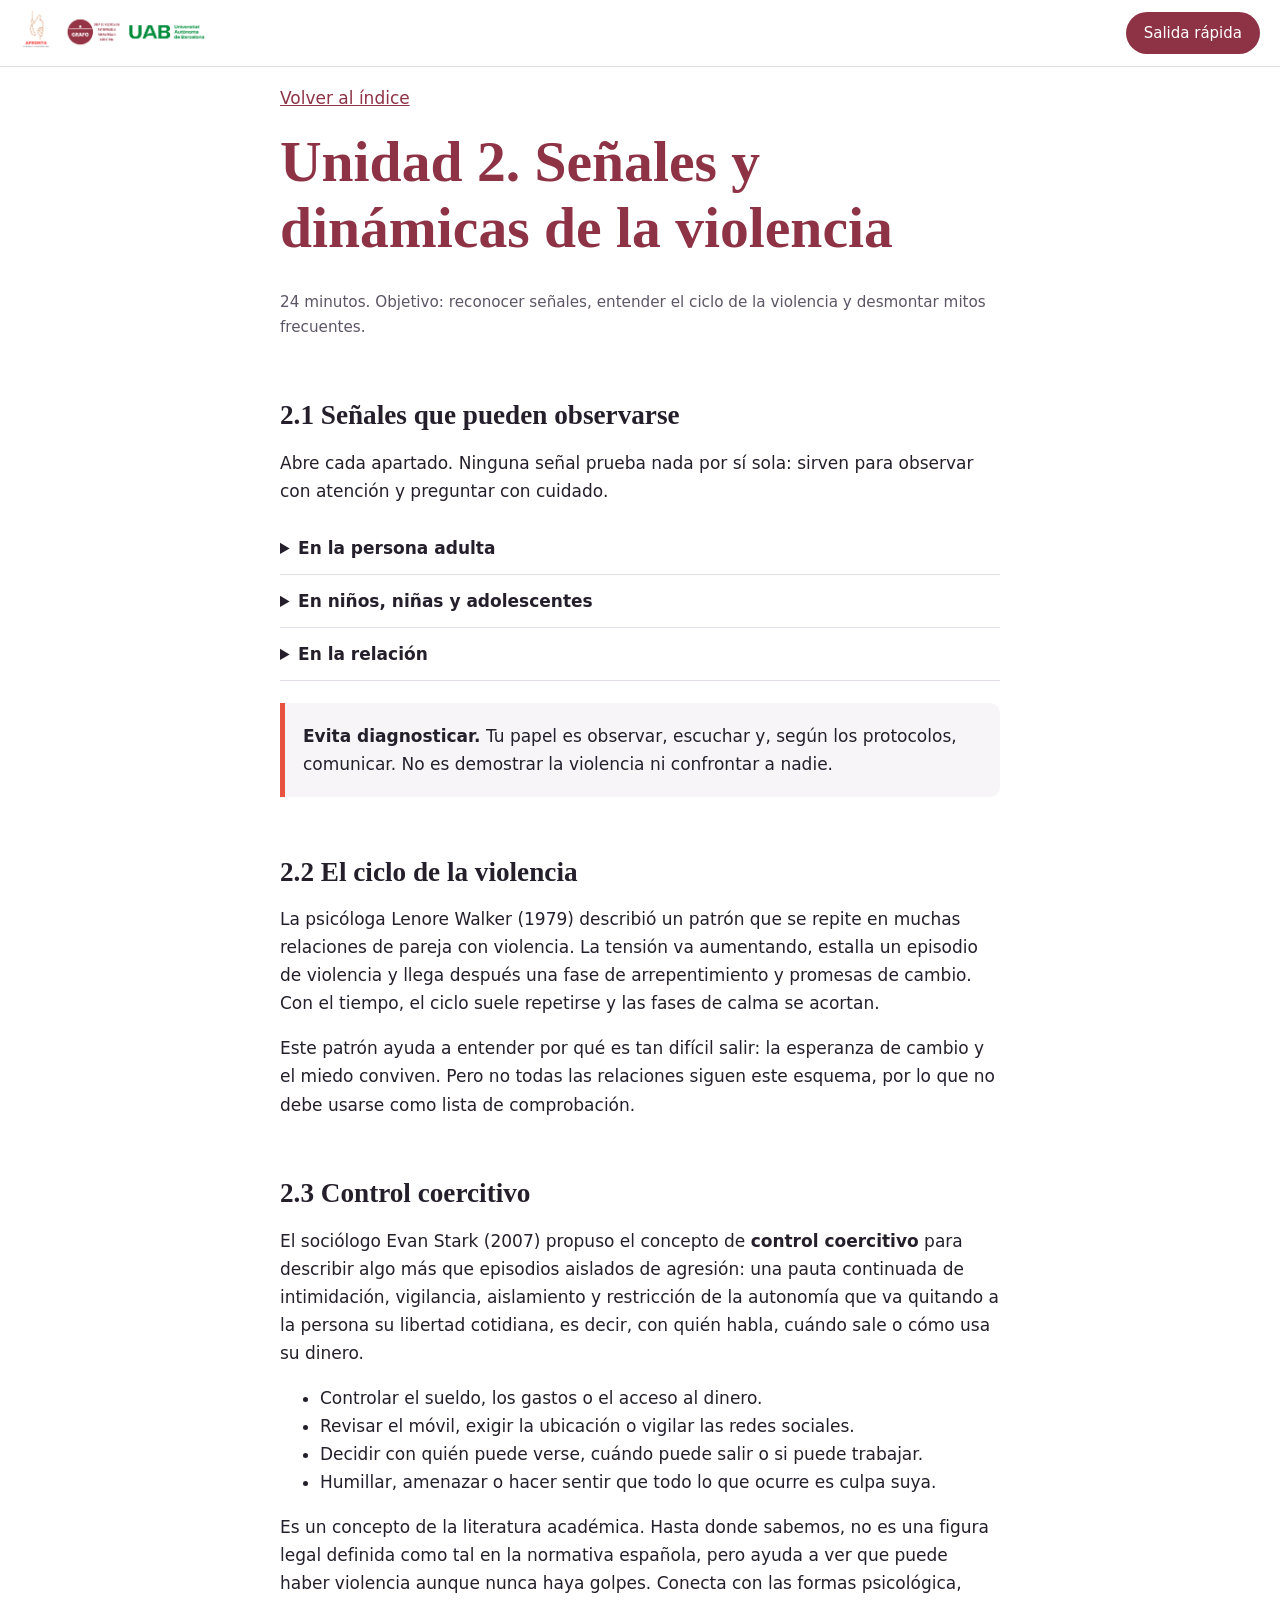
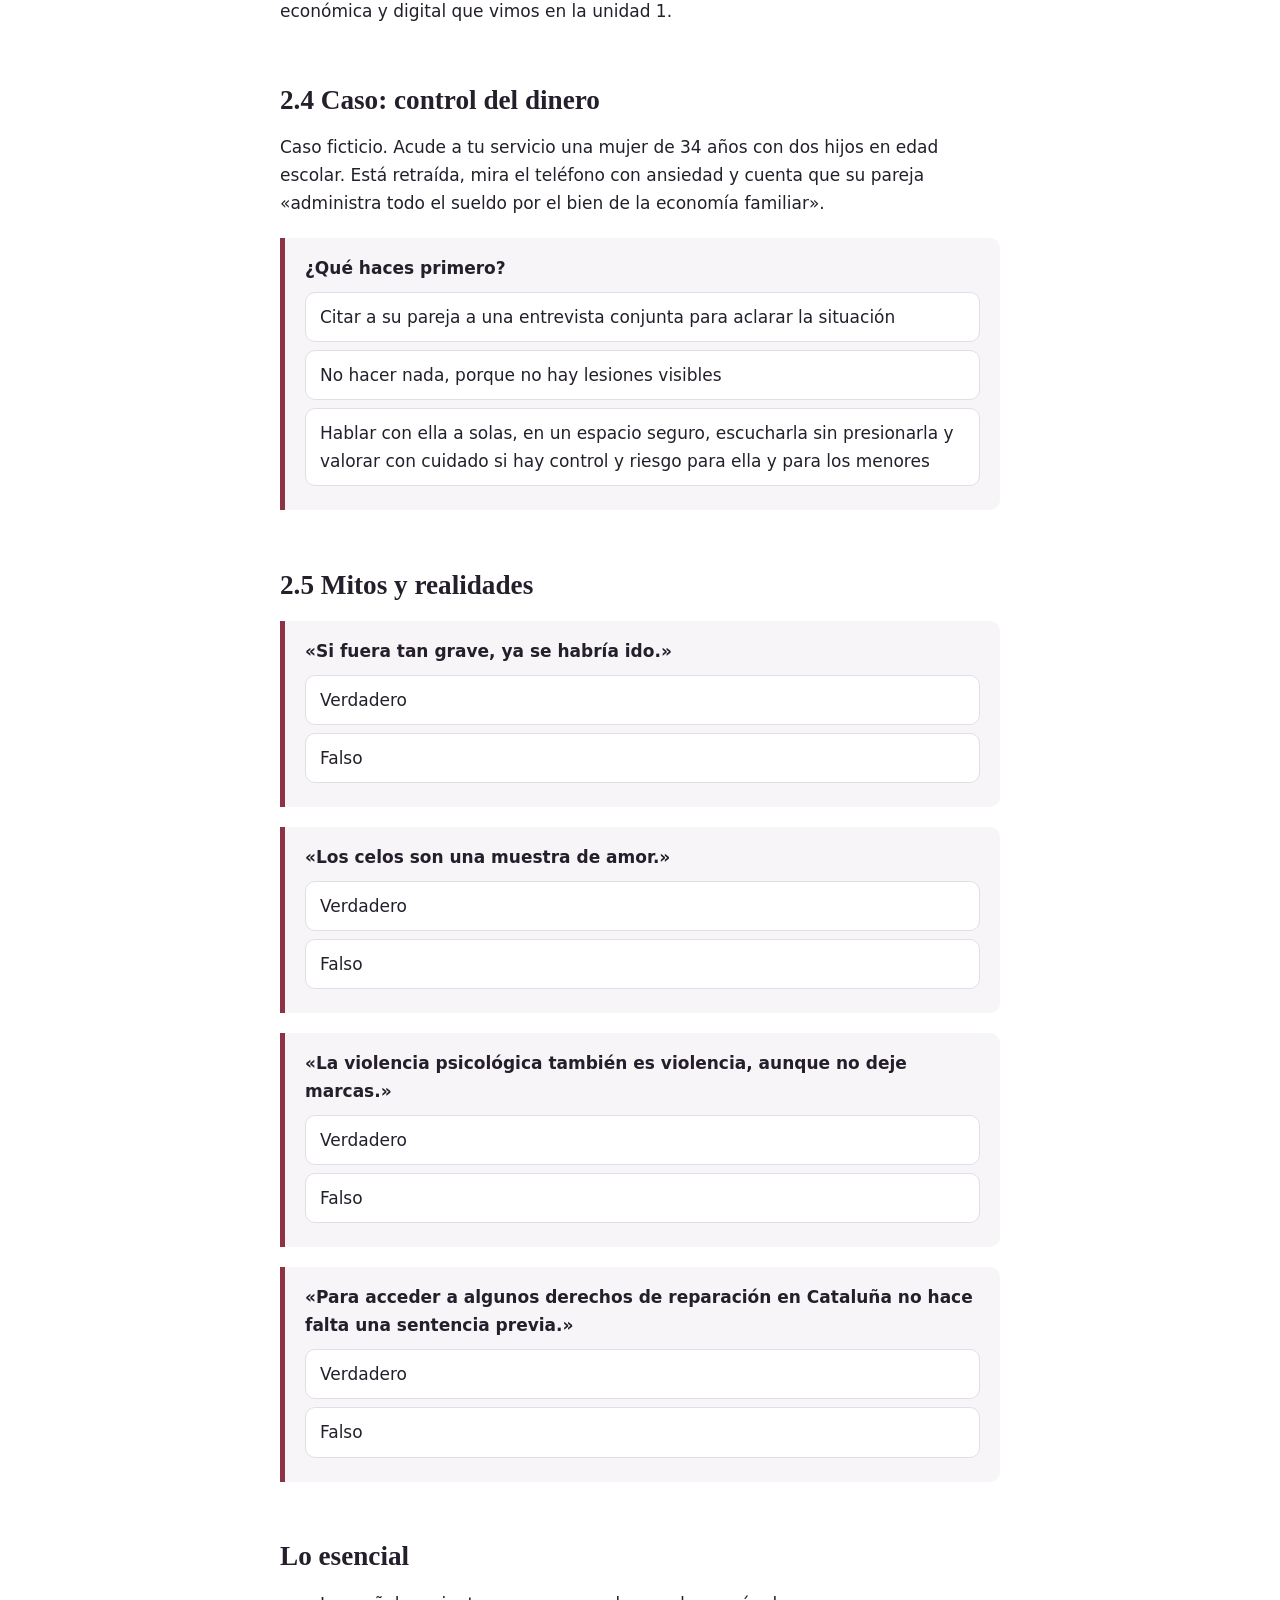
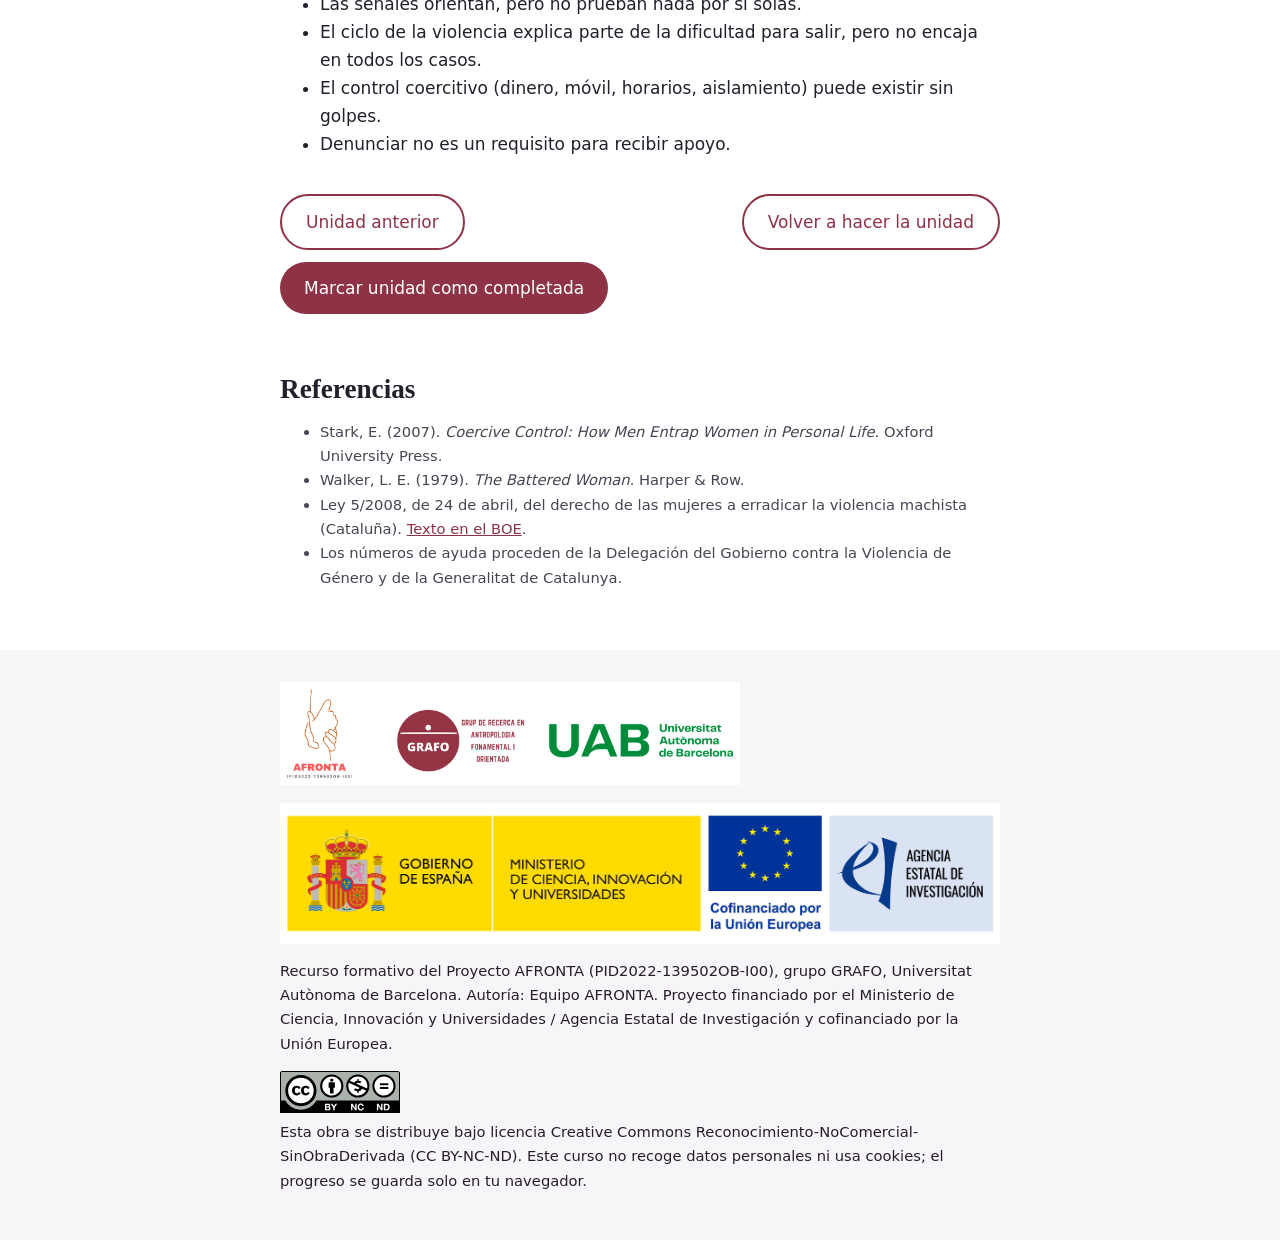
<file: unidad-2/index.html>
<!DOCTYPE html>
<html lang="es">
<head>
<meta charset="utf-8">
<meta name="viewport" content="width=device-width, initial-scale=1">
<title>Unidad 2. Señales y dinámicas de la violencia | Mirar, nombrar, acompañar</title>
<link rel="stylesheet" href="../assets/style.css">
</head>
<body data-base="../">
<main id="main" class="wrap">
<p><a href="../index.html">Volver al índice</a></p>
<h1>Unidad 2. Señales y dinámicas de la violencia</h1>
<p class="meta">24 minutos. Objetivo: reconocer señales, entender el ciclo de la violencia y desmontar mitos frecuentes.</p>
<h2>2.1 Señales que pueden observarse</h2>
<p>Abre cada apartado. Ninguna señal prueba nada por sí sola: sirven para observar con atención y preguntar con cuidado.</p>
<details><summary>En la persona adulta</summary><p>Miedo o tensión ante la pareja, aislamiento de amistades y familia, justificación constante de la conducta del otro, lesiones sin explicación clara, cambios bruscos de ánimo, dependencia económica o de un teléfono controlado.</p></details>
<details><summary>En niños, niñas y adolescentes</summary><p>Cambios de conducta, miedo o retraimiento, irritabilidad, problemas de sueño o de rendimiento escolar, quejas físicas sin causa médica, o conductas agresivas. Lo veremos con más detalle en la unidad 3.</p></details>
<details><summary>En la relación</summary><p>Control de horarios y de gastos, celos presentados como amor, la pareja que responde siempre por ella, o que no la deja venir sola a las citas.</p></details>
<div class="note"><p><b>Evita diagnosticar.</b> Tu papel es observar, escuchar y, según los protocolos, comunicar. No es demostrar la violencia ni confrontar a nadie.</p></div>
<h2>2.2 El ciclo de la violencia</h2>
<p>La psicóloga Lenore Walker (1979) describió un patrón que se repite en muchas relaciones de pareja con violencia. La tensión va aumentando, estalla un episodio de violencia y llega después una fase de arrepentimiento y promesas de cambio. Con el tiempo, el ciclo suele repetirse y las fases de calma se acortan.</p><p>Este patrón ayuda a entender por qué es tan difícil salir: la esperanza de cambio y el miedo conviven. Pero no todas las relaciones siguen este esquema, por lo que no debe usarse como lista de comprobación.</p>
<h2>2.3 Control coercitivo</h2>
<p>El sociólogo Evan Stark (2007) propuso el concepto de <b>control coercitivo</b> para describir algo más que episodios aislados de agresión: una pauta continuada de intimidación, vigilancia, aislamiento y restricción de la autonomía que va quitando a la persona su libertad cotidiana, es decir, con quién habla, cuándo sale o cómo usa su dinero.</p>
<ul><li>Controlar el sueldo, los gastos o el acceso al dinero.</li><li>Revisar el móvil, exigir la ubicación o vigilar las redes sociales.</li><li>Decidir con quién puede verse, cuándo puede salir o si puede trabajar.</li><li>Humillar, amenazar o hacer sentir que todo lo que ocurre es culpa suya.</li></ul>
<p>Es un concepto de la literatura académica. Hasta donde sabemos, no es una figura legal definida como tal en la normativa española, pero ayuda a ver que puede haber violencia aunque nunca haya golpes. Conecta con las formas psicológica, económica y digital que vimos en la unidad 1.</p>
<h2>2.4 Caso: control del dinero</h2>
<p>Caso ficticio. Acude a tu servicio una mujer de 34 años con dos hijos en edad escolar. Está retraída, mira el teléfono con ansiedad y cuenta que su pareja «administra todo el sueldo por el bien de la economía familiar».</p>
<div class="quiz"><p class="q">¿Qué haces primero?</p><button class="opt" type="button" data-ok>Hablar con ella a solas, en un espacio seguro, escucharla sin presionarla y valorar con cuidado si hay control y riesgo para ella y para los menores</button><button class="opt" type="button">Citar a su pareja a una entrevista conjunta para aclarar la situación</button><button class="opt" type="button">No hacer nada, porque no hay lesiones visibles</button><p class="fb" aria-live="polite" hidden>Citar a la pareja puede aumentar el riesgo para ella, y la ley catalana prohíbe la mediación entre la mujer y su pareja cuando hay violencia. La ausencia de marcas físicas no descarta violencia: el control del dinero y del teléfono son señales de control coercitivo.</p></div>
<h2>2.5 Mitos y realidades</h2>
<div class="quiz"><p class="q">«Si fuera tan grave, ya se habría ido.»</p><button class="opt" type="button">Verdadero</button><button class="opt" type="button" data-ok>Falso</button><p class="fb" aria-live="polite" hidden>Salir es un proceso con riesgos reales: miedo, dependencia económica, falta de apoyo, presión familiar o preocupación por los hijos e hijas. Las separaciones son un momento de especial peligro.</p></div>
<div class="quiz"><p class="q">«Los celos son una muestra de amor.»</p><button class="opt" type="button">Verdadero</button><button class="opt" type="button" data-ok>Falso</button><p class="fb" aria-live="polite" hidden>Los celos que controlan, vigilan o aíslan son una forma de control y de violencia psicológica, no de cariño.</p></div>
<div class="quiz"><p class="q">«La violencia psicológica también es violencia, aunque no deje marcas.»</p>
<button class="opt" type="button" data-ok>Verdadero</button><button class="opt" type="button">Falso</button>
<p class="fb" aria-live="polite" hidden>Insultos, humillaciones, amenazas y aislamiento son formas de violencia reconocidas por la Ley 5/2008.</p></div>
<div class="quiz"><p class="q">«Para acceder a algunos derechos de reparación en Cataluña no hace falta una sentencia previa.»</p>
<button class="opt" type="button" data-ok>Verdadero</button><button class="opt" type="button">Falso</button>
<p class="fb" aria-live="polite" hidden>La Ley 5/2008 admite otros medios para identificar la violencia, como informes de servicios sociales o sanitarios. La denuncia no es el único camino para recibir apoyo.</p></div>
<h2>Lo esencial</h2>
<ul><li>Las señales orientan, pero no prueban nada por sí solas.</li><li>El ciclo de la violencia explica parte de la dificultad para salir, pero no encaja en todos los casos.</li><li>El control coercitivo (dinero, móvil, horarios, aislamiento) puede existir sin golpes.</li>
<li>Denunciar no es un requisito para recibir apoyo.</li></ul>
<div class="nav"><a class="btn ghost" href="../unidad-1/index.html">Unidad anterior</a>
<button class="btn ghost" type="button" data-reset="u2">Volver a hacer la unidad</button>
<button class="btn" type="button" data-complete="u2">Marcar unidad como completada</button></div>
<p id="saved" hidden>Progreso guardado en este navegador. <a href="../unidad-3/index.html">Pasar a la unidad 3</a></p>
<h2>Referencias</h2>
<ul class="refs"><li>Stark, E. (2007). <i>Coercive Control: How Men Entrap Women in Personal Life</i>. Oxford University Press.</li><li>Walker, L. E. (1979). <i>The Battered Woman</i>. Harper &amp; Row.</li><li>Ley 5/2008, de 24 de abril, del derecho de las mujeres a erradicar la violencia machista (Cataluña). <a href="https://www.boe.es/eli/es-ct/l/2008/04/24/5/con">Texto en el BOE</a>.</li><li>Los números de ayuda proceden de la Delegación del Gobierno contra la Violencia de Género y de la Generalitat de Catalunya.</li></ul>
</main>
<script src="../assets/app.js"></script>
</body>
</html>
</file>
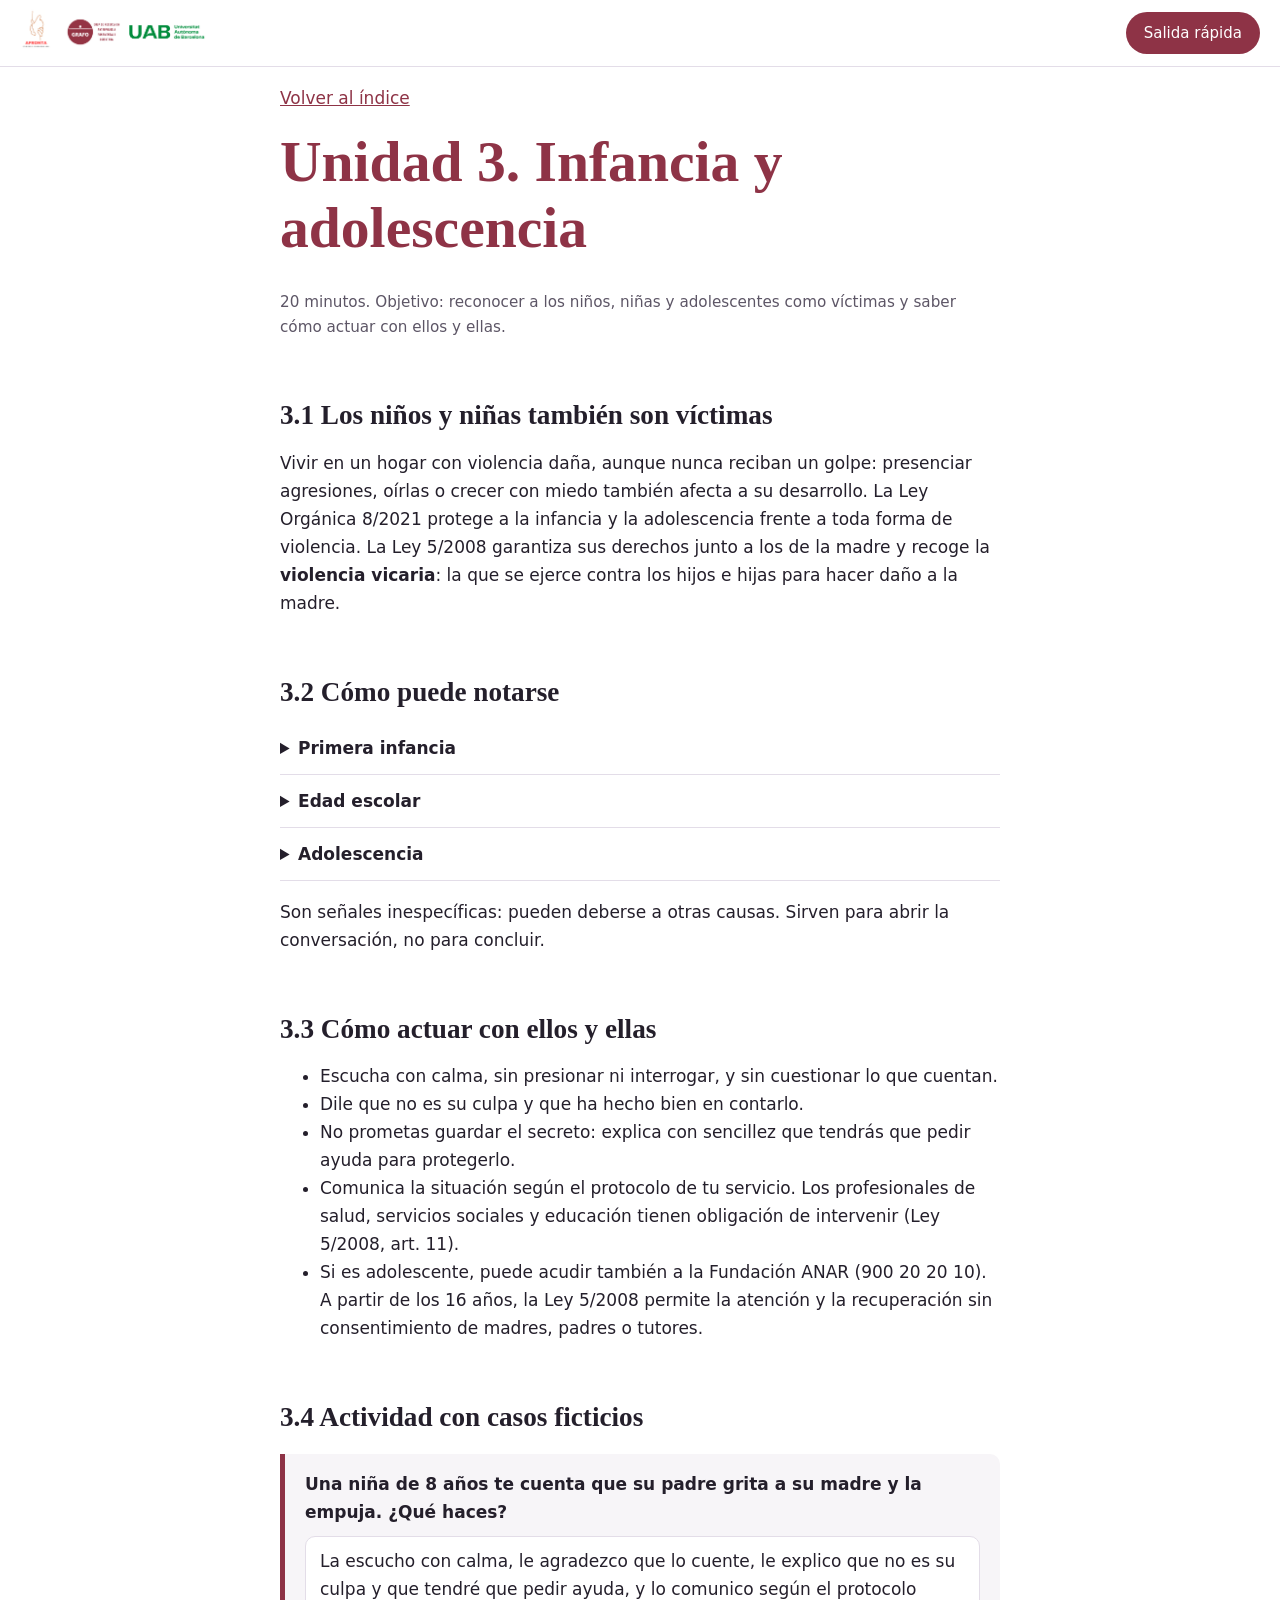
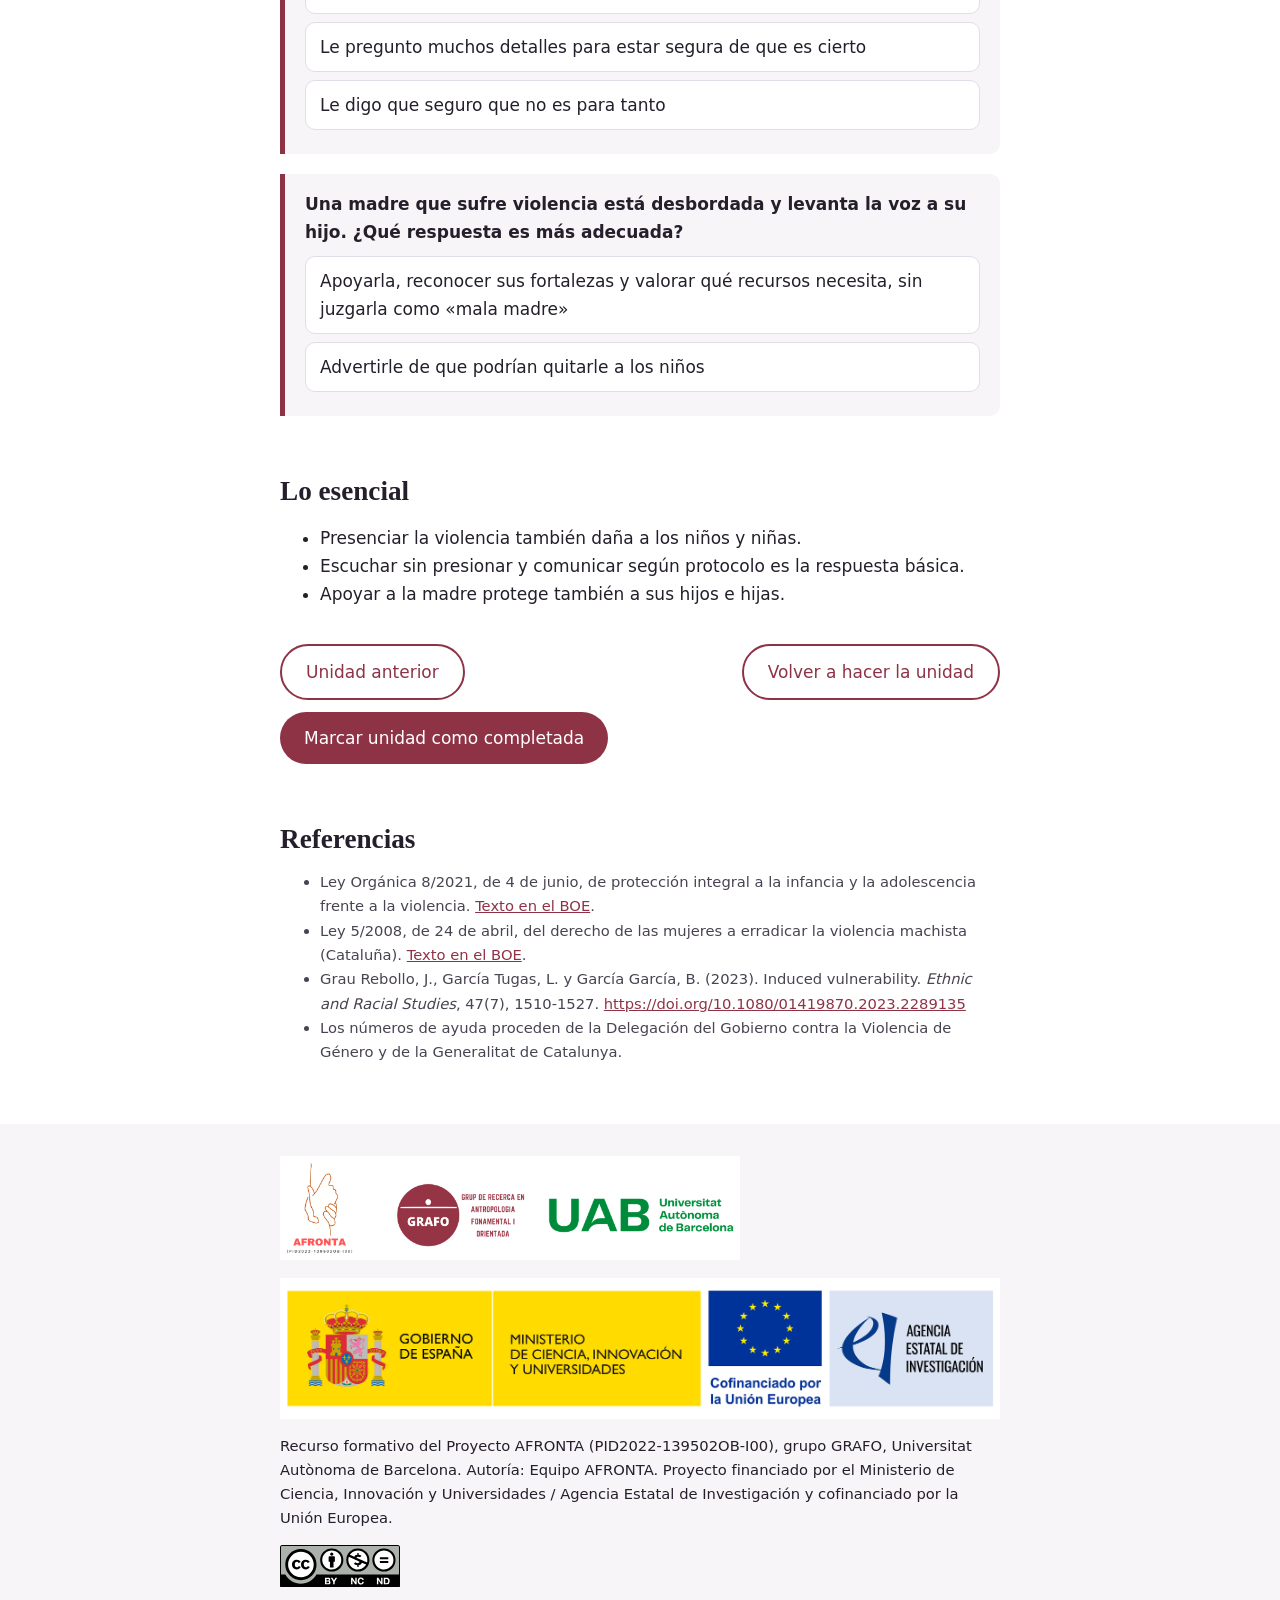
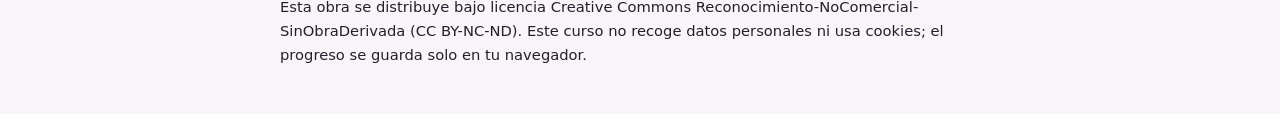
<file: unidad-3/index.html>
<!DOCTYPE html>
<html lang="es">
<head>
<meta charset="utf-8">
<meta name="viewport" content="width=device-width, initial-scale=1">
<title>Unidad 3. Infancia y adolescencia | Mirar, nombrar, acompañar</title>
<link rel="stylesheet" href="../assets/style.css">
</head>
<body data-base="../">
<main id="main" class="wrap">
<p><a href="../index.html">Volver al índice</a></p>
<h1>Unidad 3. Infancia y adolescencia</h1>
<p class="meta">20 minutos. Objetivo: reconocer a los niños, niñas y adolescentes como víctimas y saber cómo actuar con ellos y ellas.</p>
<h2>3.1 Los niños y niñas también son víctimas</h2>
<p>Vivir en un hogar con violencia daña, aunque nunca reciban un golpe: presenciar agresiones, oírlas o crecer con miedo también afecta a su desarrollo. La Ley Orgánica 8/2021 protege a la infancia y la adolescencia frente a toda forma de violencia. La Ley 5/2008 garantiza sus derechos junto a los de la madre y recoge la <b>violencia vicaria</b>: la que se ejerce contra los hijos e hijas para hacer daño a la madre.</p>
<h2>3.2 Cómo puede notarse</h2>
<details><summary>Primera infancia</summary><p>Irritabilidad, llanto frecuente, alteraciones del sueño, retrocesos en hábitos ya adquiridos.</p></details>
<details><summary>Edad escolar</summary><p>Dificultades de atención y rendimiento, dolores sin causa médica, miedo, sentimiento de culpa, conductas agresivas o de retraimiento.</p></details>
<details><summary>Adolescencia</summary><p>Absentismo, conductas de riesgo, aislamiento o violencia en sus propias relaciones.</p></details>
<p>Son señales inespecíficas: pueden deberse a otras causas. Sirven para abrir la conversación, no para concluir.</p>
<h2>3.3 Cómo actuar con ellos y ellas</h2>
<ul><li>Escucha con calma, sin presionar ni interrogar, y sin cuestionar lo que cuentan.</li><li>Dile que no es su culpa y que ha hecho bien en contarlo.</li><li>No prometas guardar el secreto: explica con sencillez que tendrás que pedir ayuda para protegerlo.</li><li>Comunica la situación según el protocolo de tu servicio. Los profesionales de salud, servicios sociales y educación tienen obligación de intervenir (Ley 5/2008, art. 11).</li><li>Si es adolescente, puede acudir también a la Fundación ANAR (900 20 20 10). A partir de los 16 años, la Ley 5/2008 permite la atención y la recuperación sin consentimiento de madres, padres o tutores.</li></ul>
<h2>3.4 Actividad con casos ficticios</h2>
<div class="quiz"><p class="q">Una niña de 8 años te cuenta que su padre grita a su madre y la empuja. ¿Qué haces?</p><button class="opt" type="button">Le pregunto muchos detalles para estar segura de que es cierto</button><button class="opt" type="button" data-ok>La escucho con calma, le agradezco que lo cuente, le explico que no es su culpa y que tendré que pedir ayuda, y lo comunico según el protocolo</button><button class="opt" type="button">Le digo que seguro que no es para tanto</button><p class="fb" aria-live="polite" hidden>La escucha tranquila y sin presión evita que se sienta responsable y reduce el riesgo de revictimización. El interrogatorio repetido puede dañarla.</p></div>
<div class="quiz"><p class="q">Una madre que sufre violencia está desbordada y levanta la voz a su hijo. ¿Qué respuesta es más adecuada?</p><button class="opt" type="button">Advertirle de que podrían quitarle a los niños</button><button class="opt" type="button" data-ok>Apoyarla, reconocer sus fortalezas y valorar qué recursos necesita, sin juzgarla como «mala madre»</button><p class="fb" aria-live="polite" hidden>Muchas madres temen perder a sus hijos si piden ayuda, y ese miedo les impide buscarla. Las amenazas y los juicios aumentan su vulnerabilidad.</p></div>
<h2>Lo esencial</h2>
<ul><li>Presenciar la violencia también daña a los niños y niñas.</li><li>Escuchar sin presionar y comunicar según protocolo es la respuesta básica.</li><li>Apoyar a la madre protege también a sus hijos e hijas.</li></ul>
<div class="nav"><a class="btn ghost" href="../unidad-2/index.html">Unidad anterior</a>
<button class="btn ghost" type="button" data-reset="u3">Volver a hacer la unidad</button>
<button class="btn" type="button" data-complete="u3">Marcar unidad como completada</button></div>
<p id="saved" hidden>Progreso guardado en este navegador. <a href="../unidad-4/index.html">Pasar a la unidad 4</a></p>
<h2>Referencias</h2>
<ul class="refs"><li>Ley Orgánica 8/2021, de 4 de junio, de protección integral a la infancia y la adolescencia frente a la violencia. <a href="https://www.boe.es/eli/es/lo/2021/06/04/8/con">Texto en el BOE</a>.</li><li>Ley 5/2008, de 24 de abril, del derecho de las mujeres a erradicar la violencia machista (Cataluña). <a href="https://www.boe.es/eli/es-ct/l/2008/04/24/5/con">Texto en el BOE</a>.</li><li>Grau Rebollo, J., García Tugas, L. y García García, B. (2023). Induced vulnerability. <i>Ethnic and Racial Studies</i>, 47(7), 1510-1527. <a href="https://doi.org/10.1080/01419870.2023.2289135">https://doi.org/10.1080/01419870.2023.2289135</a></li><li>Los números de ayuda proceden de la Delegación del Gobierno contra la Violencia de Género y de la Generalitat de Catalunya.</li></ul>
</main>
<script src="../assets/app.js"></script>
</body>
</html>
</file>
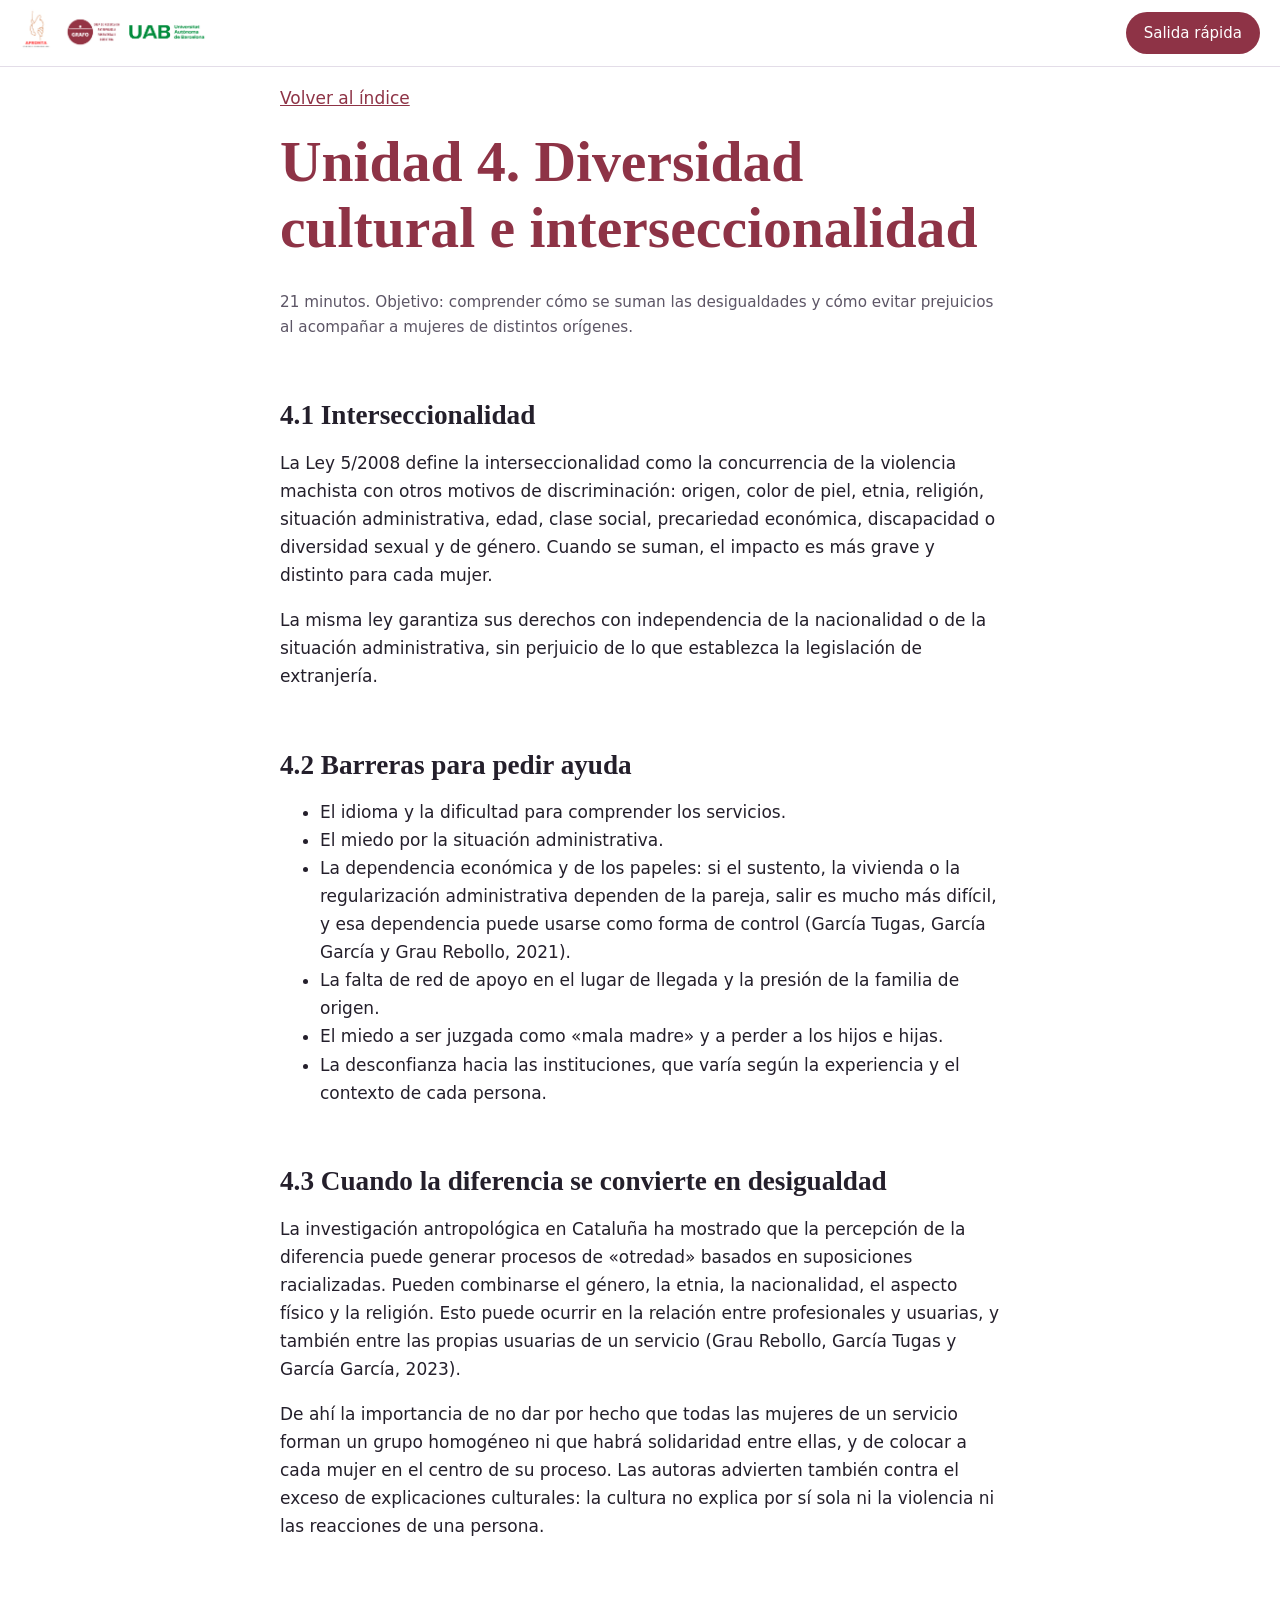
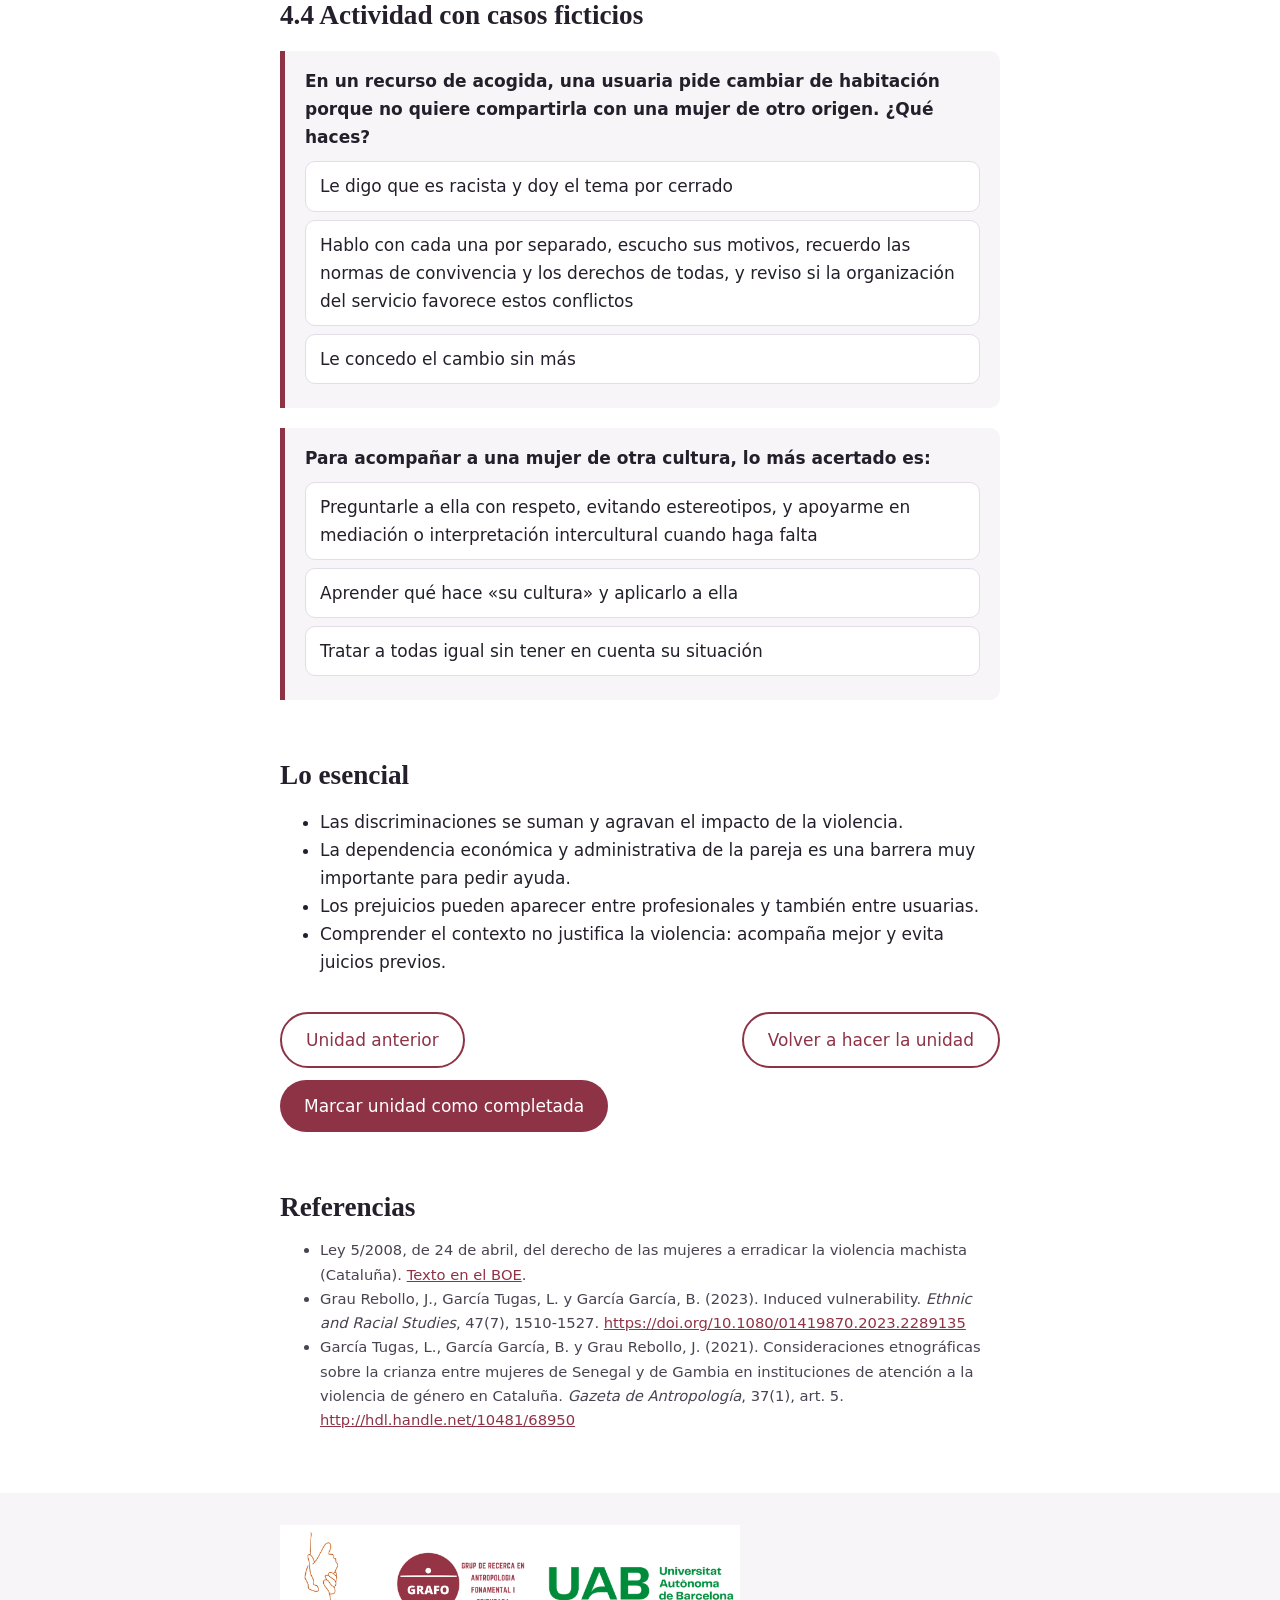
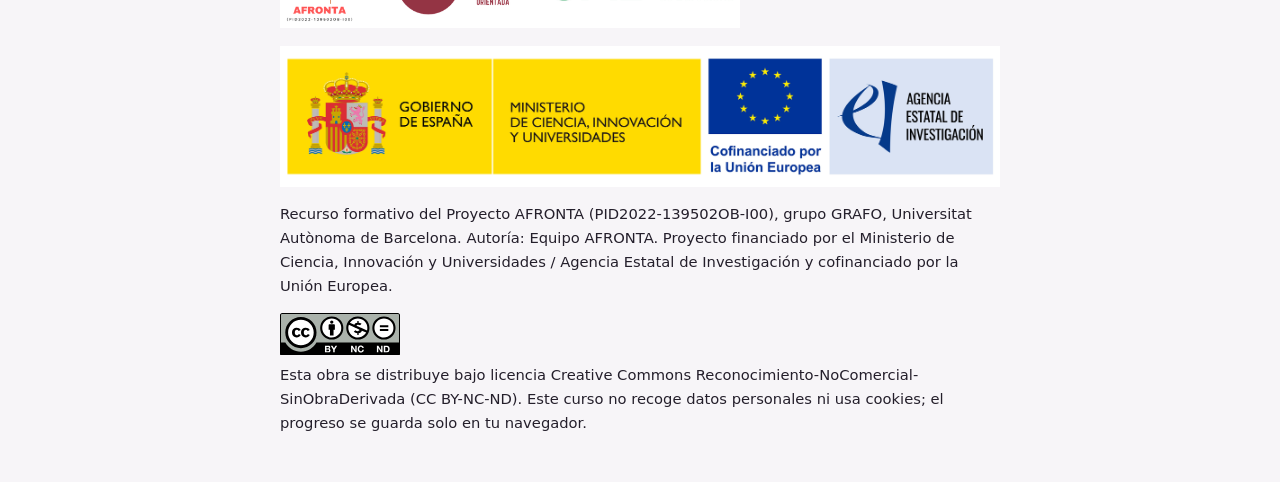
<file: unidad-4/index.html>
<!DOCTYPE html>
<html lang="es">
<head>
<meta charset="utf-8">
<meta name="viewport" content="width=device-width, initial-scale=1">
<title>Unidad 4. Diversidad cultural e interseccionalidad | Mirar, nombrar, acompañar</title>
<link rel="stylesheet" href="../assets/style.css">
</head>
<body data-base="../">
<main id="main" class="wrap">
<p><a href="../index.html">Volver al índice</a></p>
<h1>Unidad 4. Diversidad cultural e interseccionalidad</h1>
<p class="meta">21 minutos. Objetivo: comprender cómo se suman las desigualdades y cómo evitar prejuicios al acompañar a mujeres de distintos orígenes.</p>
<h2>4.1 Interseccionalidad</h2>
<p>La Ley 5/2008 define la interseccionalidad como la concurrencia de la violencia machista con otros motivos de discriminación: origen, color de piel, etnia, religión, situación administrativa, edad, clase social, precariedad económica, discapacidad o diversidad sexual y de género. Cuando se suman, el impacto es más grave y distinto para cada mujer.</p><p>La misma ley garantiza sus derechos con independencia de la nacionalidad o de la situación administrativa, sin perjuicio de lo que establezca la legislación de extranjería.</p>
<h2>4.2 Barreras para pedir ayuda</h2>
<ul><li>El idioma y la dificultad para comprender los servicios.</li><li>El miedo por la situación administrativa.</li><li>La dependencia económica y de los papeles: si el sustento, la vivienda o la regularización administrativa dependen de la pareja, salir es mucho más difícil, y esa dependencia puede usarse como forma de control (García Tugas, García García y Grau Rebollo, 2021).</li><li>La falta de red de apoyo en el lugar de llegada y la presión de la familia de origen.</li><li>El miedo a ser juzgada como «mala madre» y a perder a los hijos e hijas.</li><li>La desconfianza hacia las instituciones, que varía según la experiencia y el contexto de cada persona.</li></ul>
<h2>4.3 Cuando la diferencia se convierte en desigualdad</h2>
<p>La investigación antropológica en Cataluña ha mostrado que la percepción de la diferencia puede generar procesos de «otredad» basados en suposiciones racializadas. Pueden combinarse el género, la etnia, la nacionalidad, el aspecto físico y la religión. Esto puede ocurrir en la relación entre profesionales y usuarias, y también entre las propias usuarias de un servicio (Grau Rebollo, García Tugas y García García, 2023).</p><p>De ahí la importancia de no dar por hecho que todas las mujeres de un servicio forman un grupo homogéneo ni que habrá solidaridad entre ellas, y de colocar a cada mujer en el centro de su proceso. Las autoras advierten también contra el exceso de explicaciones culturales: la cultura no explica por sí sola ni la violencia ni las reacciones de una persona.</p>
<h2>4.4 Actividad con casos ficticios</h2>
<div class="quiz"><p class="q">En un recurso de acogida, una usuaria pide cambiar de habitación porque no quiere compartirla con una mujer de otro origen. ¿Qué haces?</p><button class="opt" type="button">Le concedo el cambio sin más</button><button class="opt" type="button" data-ok>Hablo con cada una por separado, escucho sus motivos, recuerdo las normas de convivencia y los derechos de todas, y reviso si la organización del servicio favorece estos conflictos</button><button class="opt" type="button">Le digo que es racista y doy el tema por cerrado</button><p class="fb" aria-live="polite" hidden>Escuchar sin dar la razón a un prejuicio ni cerrar la conversación permite trabajar la convivencia. Conviene además revisar las condiciones estructurales del recurso.</p></div>
<div class="quiz"><p class="q">Para acompañar a una mujer de otra cultura, lo más acertado es:</p><button class="opt" type="button">Aprender qué hace «su cultura» y aplicarlo a ella</button><button class="opt" type="button" data-ok>Preguntarle a ella con respeto, evitando estereotipos, y apoyarme en mediación o interpretación intercultural cuando haga falta</button><button class="opt" type="button">Tratar a todas igual sin tener en cuenta su situación</button><p class="fb" aria-live="polite" hidden>Cada mujer es única. Conocer su historia, su idioma y su red de apoyo evita juicios previos y permite adaptar el acompañamiento.</p></div>
<h2>Lo esencial</h2>
<ul><li>Las discriminaciones se suman y agravan el impacto de la violencia.</li><li>La dependencia económica y administrativa de la pareja es una barrera muy importante para pedir ayuda.</li><li>Los prejuicios pueden aparecer entre profesionales y también entre usuarias.</li><li>Comprender el contexto no justifica la violencia: acompaña mejor y evita juicios previos.</li></ul>
<div class="nav"><a class="btn ghost" href="../unidad-3/index.html">Unidad anterior</a>
<button class="btn ghost" type="button" data-reset="u4">Volver a hacer la unidad</button>
<button class="btn" type="button" data-complete="u4">Marcar unidad como completada</button></div>
<p id="saved" hidden>Progreso guardado en este navegador. <a href="../unidad-5/index.html">Pasar a la unidad 5</a></p>
<h2>Referencias</h2>
<ul class="refs"><li>Ley 5/2008, de 24 de abril, del derecho de las mujeres a erradicar la violencia machista (Cataluña). <a href="https://www.boe.es/eli/es-ct/l/2008/04/24/5/con">Texto en el BOE</a>.</li><li>Grau Rebollo, J., García Tugas, L. y García García, B. (2023). Induced vulnerability. <i>Ethnic and Racial Studies</i>, 47(7), 1510-1527. <a href="https://doi.org/10.1080/01419870.2023.2289135">https://doi.org/10.1080/01419870.2023.2289135</a></li><li>García Tugas, L., García García, B. y Grau Rebollo, J. (2021). Consideraciones etnográficas sobre la crianza entre mujeres de Senegal y de Gambia en instituciones de atención a la violencia de género en Cataluña. <i>Gazeta de Antropología</i>, 37(1), art. 5. <a href="http://hdl.handle.net/10481/68950">http://hdl.handle.net/10481/68950</a></li></ul>
</main>
<script src="../assets/app.js"></script>
</body>
</html>
</file>
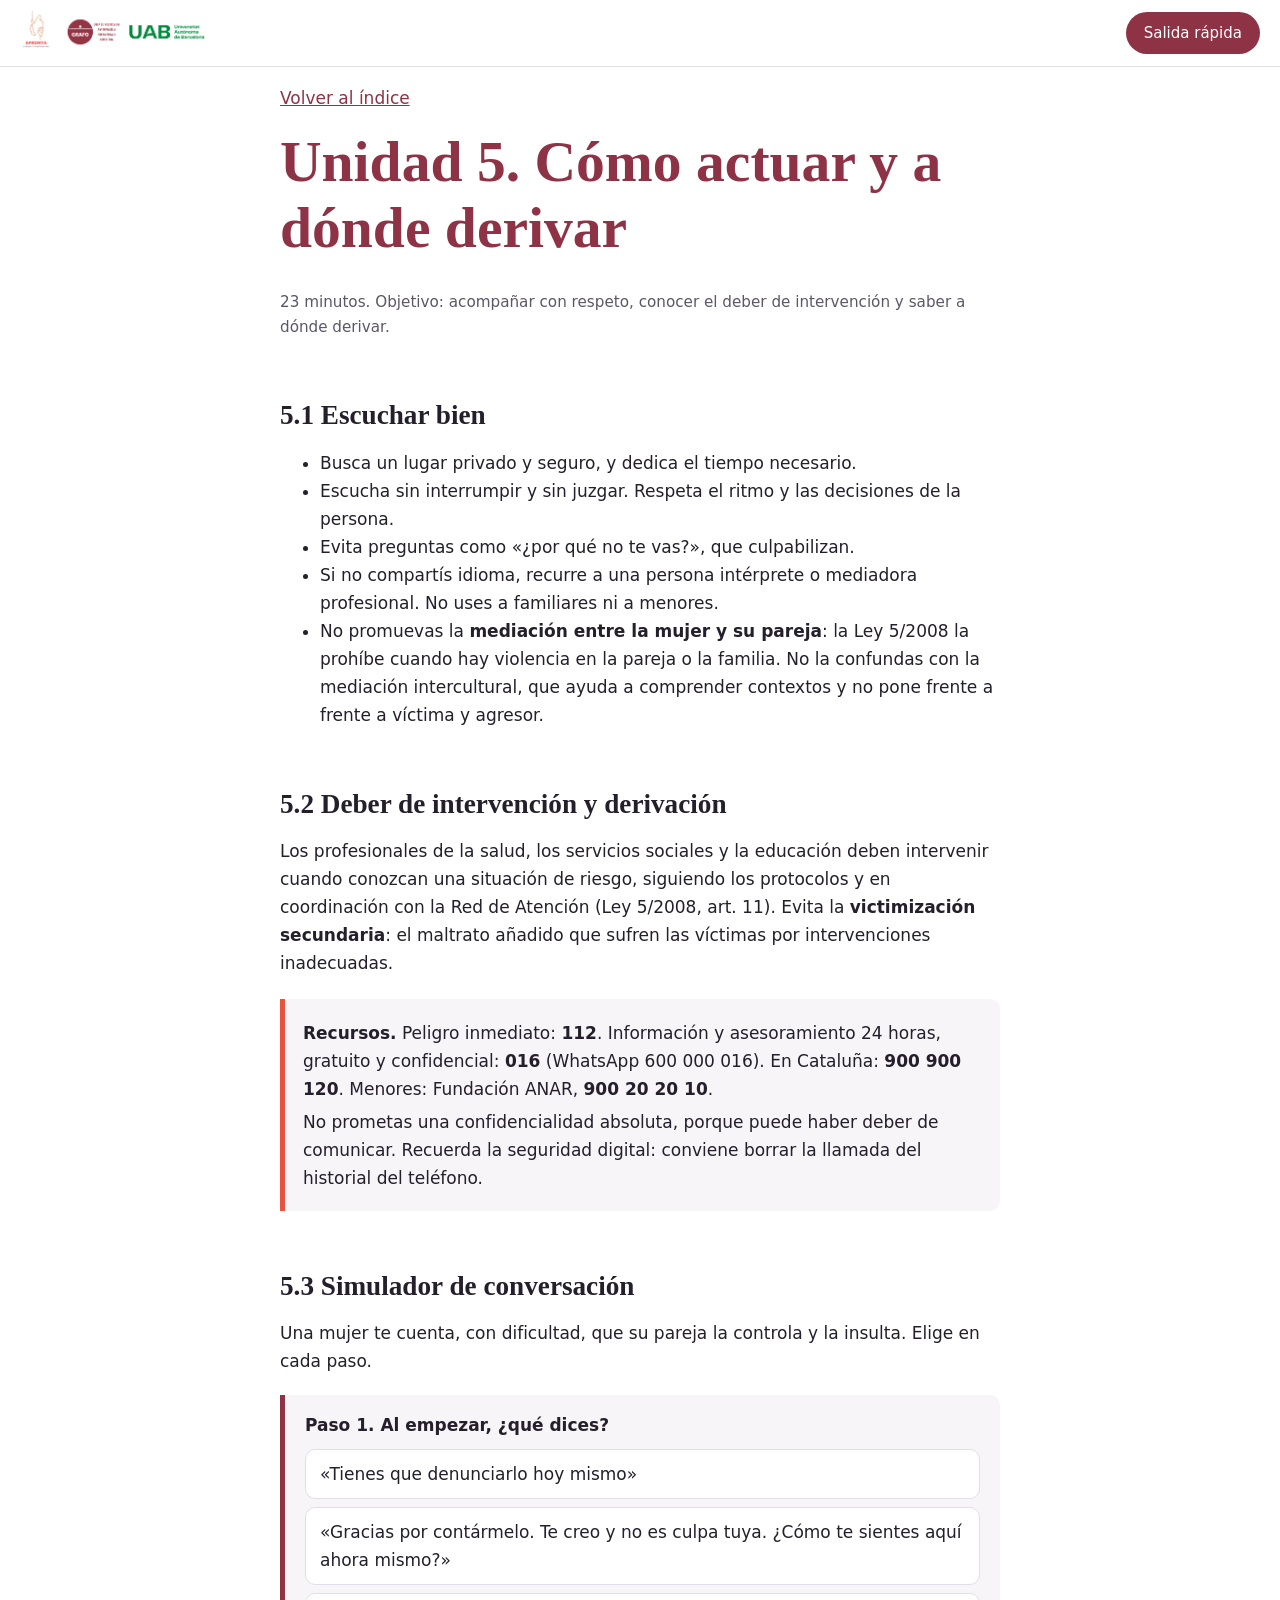
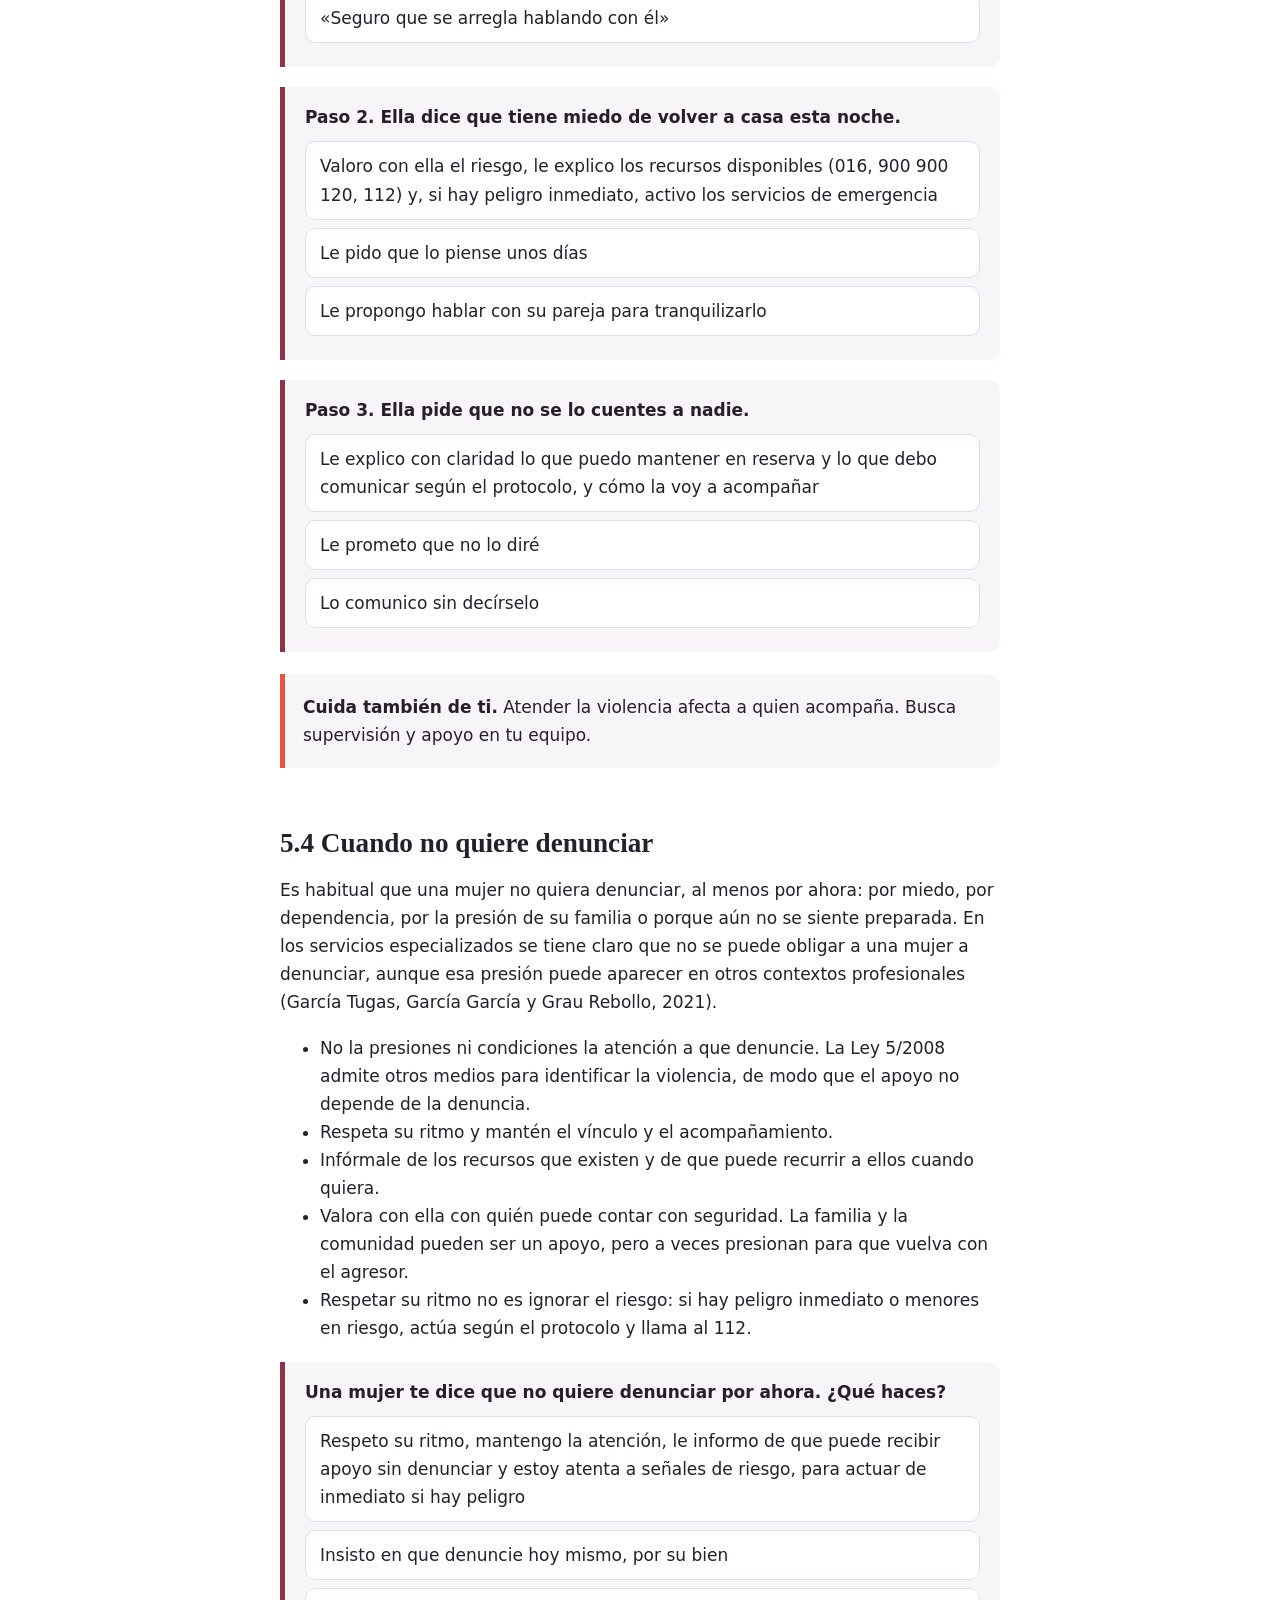
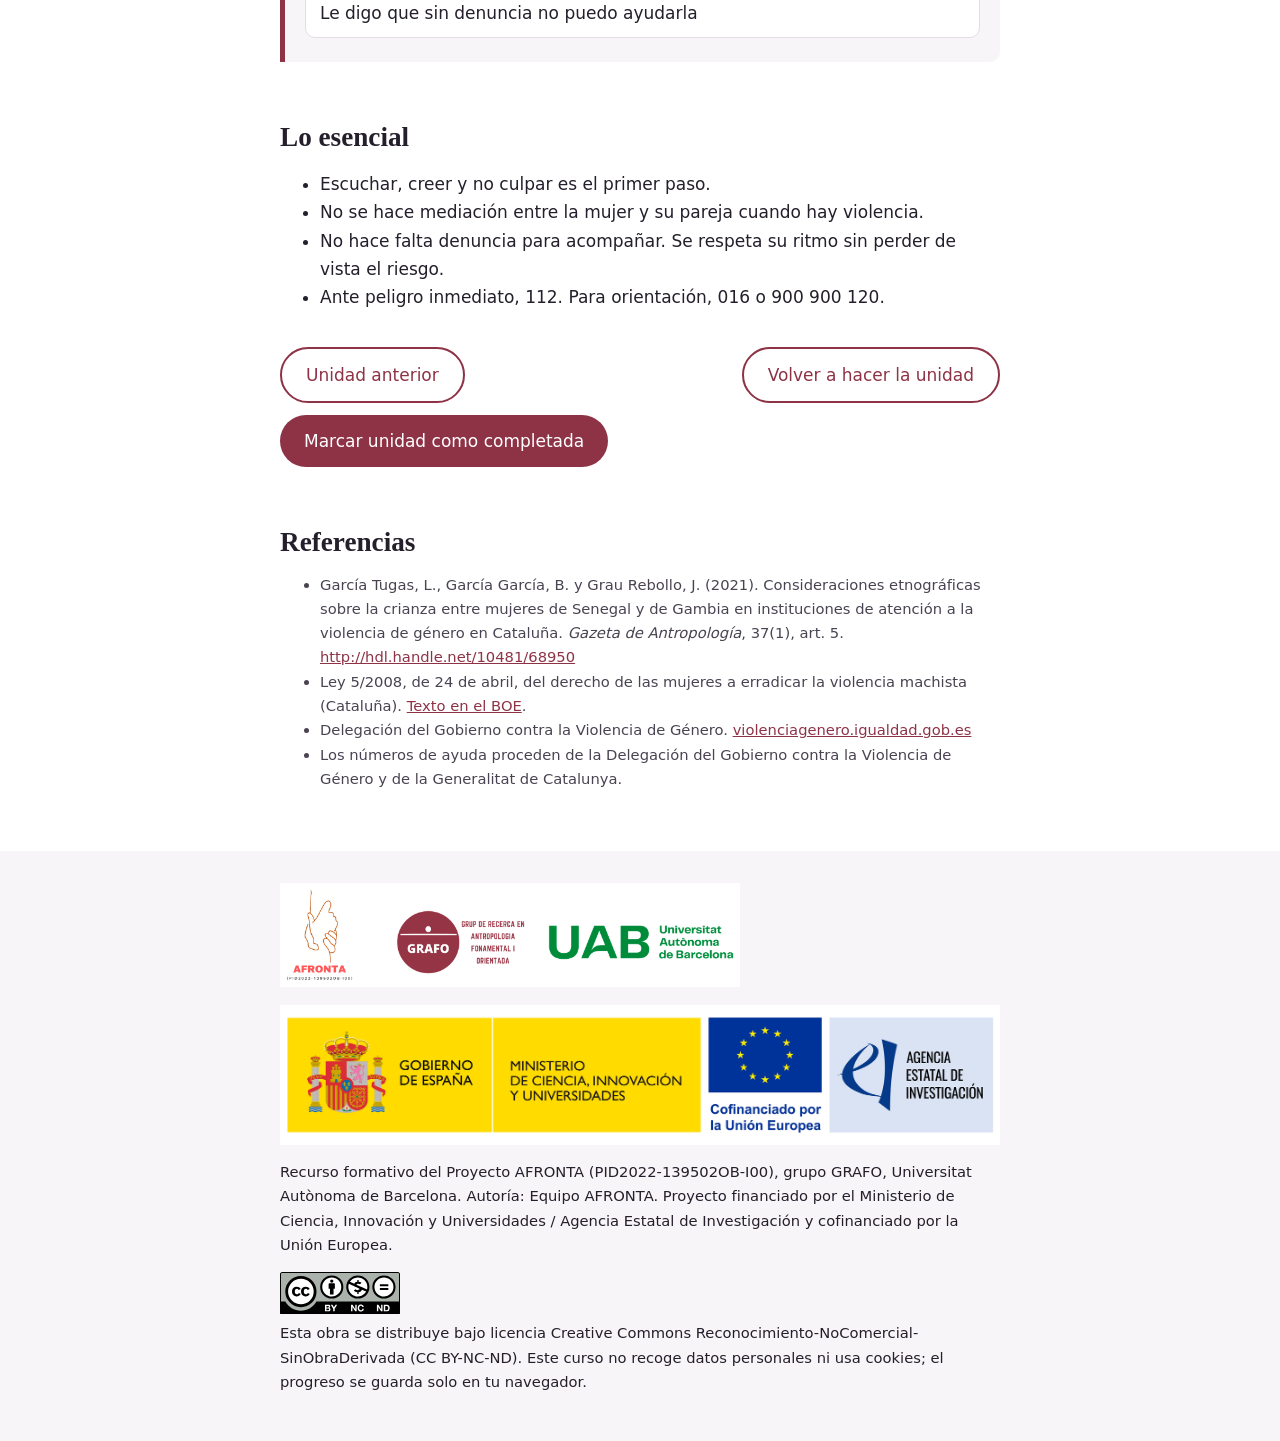
<file: unidad-5/index.html>
<!DOCTYPE html>
<html lang="es">
<head>
<meta charset="utf-8">
<meta name="viewport" content="width=device-width, initial-scale=1">
<title>Unidad 5. Cómo actuar y a dónde derivar | Mirar, nombrar, acompañar</title>
<link rel="stylesheet" href="../assets/style.css">
</head>
<body data-base="../">
<main id="main" class="wrap">
<p><a href="../index.html">Volver al índice</a></p>
<h1>Unidad 5. Cómo actuar y a dónde derivar</h1>
<p class="meta">23 minutos. Objetivo: acompañar con respeto, conocer el deber de intervención y saber a dónde derivar.</p>
<h2>5.1 Escuchar bien</h2>
<ul><li>Busca un lugar privado y seguro, y dedica el tiempo necesario.</li><li>Escucha sin interrumpir y sin juzgar. Respeta el ritmo y las decisiones de la persona.</li><li>Evita preguntas como «¿por qué no te vas?», que culpabilizan.</li><li>Si no compartís idioma, recurre a una persona intérprete o mediadora profesional. No uses a familiares ni a menores.</li><li>No promuevas la <b>mediación entre la mujer y su pareja</b>: la Ley 5/2008 la prohíbe cuando hay violencia en la pareja o la familia. No la confundas con la mediación intercultural, que ayuda a comprender contextos y no pone frente a frente a víctima y agresor.</li></ul>
<h2>5.2 Deber de intervención y derivación</h2>
<p>Los profesionales de la salud, los servicios sociales y la educación deben intervenir cuando conozcan una situación de riesgo, siguiendo los protocolos y en coordinación con la Red de Atención (Ley 5/2008, art. 11). Evita la <b>victimización secundaria</b>: el maltrato añadido que sufren las víctimas por intervenciones inadecuadas.</p>
<div class="note"><p><b>Recursos.</b> Peligro inmediato: <b>112</b>. Información y asesoramiento 24 horas, gratuito y confidencial: <b>016</b> (WhatsApp 600 000 016). En Cataluña: <b>900 900 120</b>. Menores: Fundación ANAR, <b>900 20 20 10</b>.</p><p>No prometas una confidencialidad absoluta, porque puede haber deber de comunicar. Recuerda la seguridad digital: conviene borrar la llamada del historial del teléfono.</p></div>
<h2>5.3 Simulador de conversación</h2>
<p>Una mujer te cuenta, con dificultad, que su pareja la controla y la insulta. Elige en cada paso.</p>
<div class="quiz"><p class="q">Paso 1. Al empezar, ¿qué dices?</p><button class="opt" type="button">«Tienes que denunciarlo hoy mismo»</button><button class="opt" type="button" data-ok>«Gracias por contármelo. Te creo y no es culpa tuya. ¿Cómo te sientes aquí ahora mismo?»</button><button class="opt" type="button">«Seguro que se arregla hablando con él»</button><p class="fb" aria-live="polite" hidden>Creer, validar y no culpar abre la confianza. Presionar para que decida o minimizar cierra la conversación.</p></div>
<div class="quiz"><p class="q">Paso 2. Ella dice que tiene miedo de volver a casa esta noche.</p><button class="opt" type="button">Le propongo hablar con su pareja para tranquilizarlo</button><button class="opt" type="button" data-ok>Valoro con ella el riesgo, le explico los recursos disponibles (016, 900 900 120, 112) y, si hay peligro inmediato, activo los servicios de emergencia</button><button class="opt" type="button">Le pido que lo piense unos días</button><p class="fb" aria-live="polite" hidden>Hablar con el agresor puede aumentar el riesgo. Ante un peligro inmediato, se activan los servicios de emergencia.</p></div>
<div class="quiz"><p class="q">Paso 3. Ella pide que no se lo cuentes a nadie.</p><button class="opt" type="button">Le prometo que no lo diré</button><button class="opt" type="button" data-ok>Le explico con claridad lo que puedo mantener en reserva y lo que debo comunicar según el protocolo, y cómo la voy a acompañar</button><button class="opt" type="button">Lo comunico sin decírselo</button><p class="fb" aria-live="polite" hidden>Ser transparente genera confianza. Prometer un secreto que no puedes cumplir la dañaría más.</p></div>
<div class="note"><p><b>Cuida también de ti.</b> Atender la violencia afecta a quien acompaña. Busca supervisión y apoyo en tu equipo.</p></div>
<h2>5.4 Cuando no quiere denunciar</h2>
<p>Es habitual que una mujer no quiera denunciar, al menos por ahora: por miedo, por dependencia, por la presión de su familia o porque aún no se siente preparada. En los servicios especializados se tiene claro que no se puede obligar a una mujer a denunciar, aunque esa presión puede aparecer en otros contextos profesionales (García Tugas, García García y Grau Rebollo, 2021).</p>
<ul><li>No la presiones ni condiciones la atención a que denuncie. La Ley 5/2008 admite otros medios para identificar la violencia, de modo que el apoyo no depende de la denuncia.</li><li>Respeta su ritmo y mantén el vínculo y el acompañamiento.</li><li>Infórmale de los recursos que existen y de que puede recurrir a ellos cuando quiera.</li><li>Valora con ella con quién puede contar con seguridad. La familia y la comunidad pueden ser un apoyo, pero a veces presionan para que vuelva con el agresor.</li><li>Respetar su ritmo no es ignorar el riesgo: si hay peligro inmediato o menores en riesgo, actúa según el protocolo y llama al 112.</li></ul>
<div class="quiz"><p class="q">Una mujer te dice que no quiere denunciar por ahora. ¿Qué haces?</p><button class="opt" type="button">Le digo que sin denuncia no puedo ayudarla</button><button class="opt" type="button">Insisto en que denuncie hoy mismo, por su bien</button><button class="opt" type="button" data-ok>Respeto su ritmo, mantengo la atención, le informo de que puede recibir apoyo sin denunciar y estoy atenta a señales de riesgo, para actuar de inmediato si hay peligro</button><p class="fb" aria-live="polite" hidden>Condicionar la ayuda o presionar puede alejarla del servicio. Mantener el vínculo permite acompañarla y actuar si el riesgo aumenta.</p></div>
<h2>Lo esencial</h2>
<ul><li>Escuchar, creer y no culpar es el primer paso.</li><li>No se hace mediación entre la mujer y su pareja cuando hay violencia.</li>
<li>No hace falta denuncia para acompañar. Se respeta su ritmo sin perder de vista el riesgo.</li><li>Ante peligro inmediato, 112. Para orientación, 016 o 900 900 120.</li></ul>
<div class="nav"><a class="btn ghost" href="../unidad-4/index.html">Unidad anterior</a>
<button class="btn ghost" type="button" data-reset="u5">Volver a hacer la unidad</button>
<button class="btn" type="button" data-complete="u5">Marcar unidad como completada</button></div>
<p id="saved" hidden>Progreso guardado en este navegador. <a href="../unidad-6/index.html">Pasar a la unidad 6</a></p>
<h2>Referencias</h2>
<ul class="refs"><li>García Tugas, L., García García, B. y Grau Rebollo, J. (2021). Consideraciones etnográficas sobre la crianza entre mujeres de Senegal y de Gambia en instituciones de atención a la violencia de género en Cataluña. <i>Gazeta de Antropología</i>, 37(1), art. 5. <a href="http://hdl.handle.net/10481/68950">http://hdl.handle.net/10481/68950</a></li><li>Ley 5/2008, de 24 de abril, del derecho de las mujeres a erradicar la violencia machista (Cataluña). <a href="https://www.boe.es/eli/es-ct/l/2008/04/24/5/con">Texto en el BOE</a>.</li><li>Delegación del Gobierno contra la Violencia de Género. <a href="https://violenciagenero.igualdad.gob.es/">violenciagenero.igualdad.gob.es</a></li><li>Los números de ayuda proceden de la Delegación del Gobierno contra la Violencia de Género y de la Generalitat de Catalunya.</li></ul>
</main>
<script src="../assets/app.js"></script>
</body>
</html>
</file>
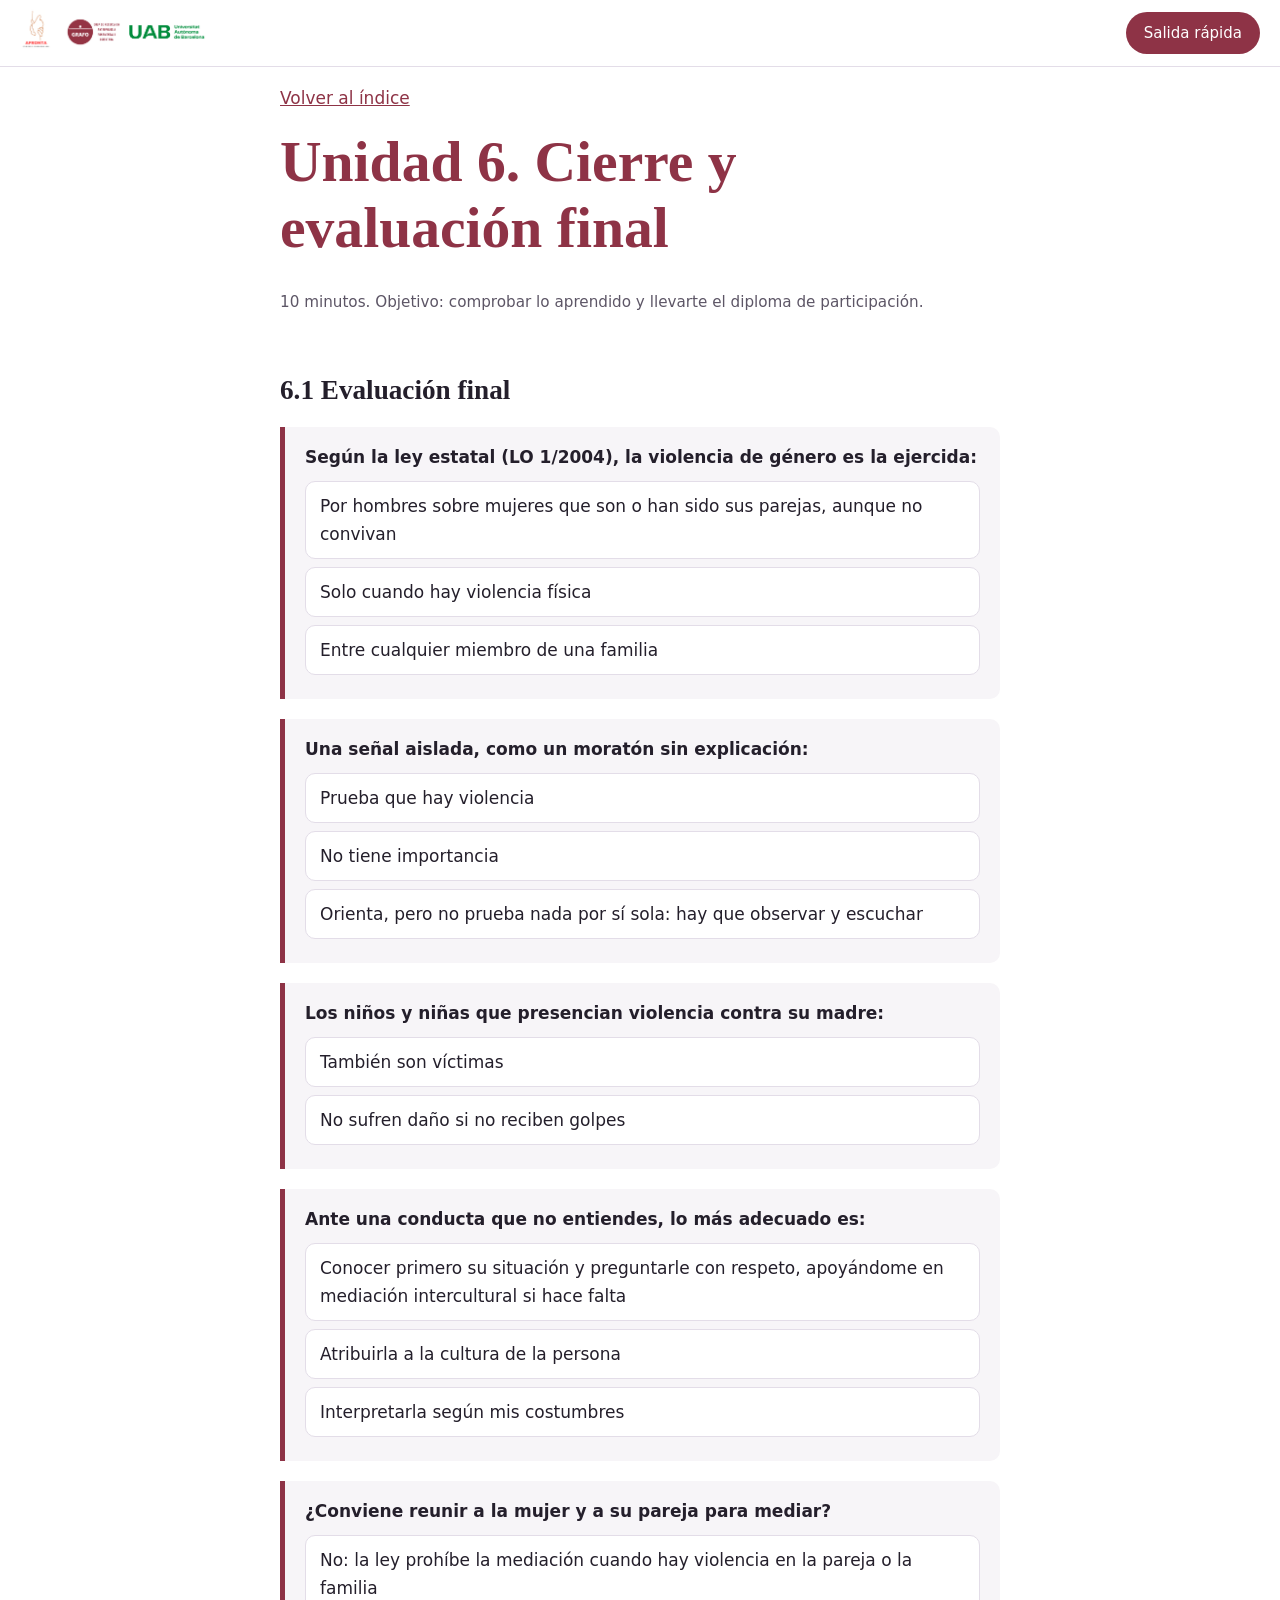
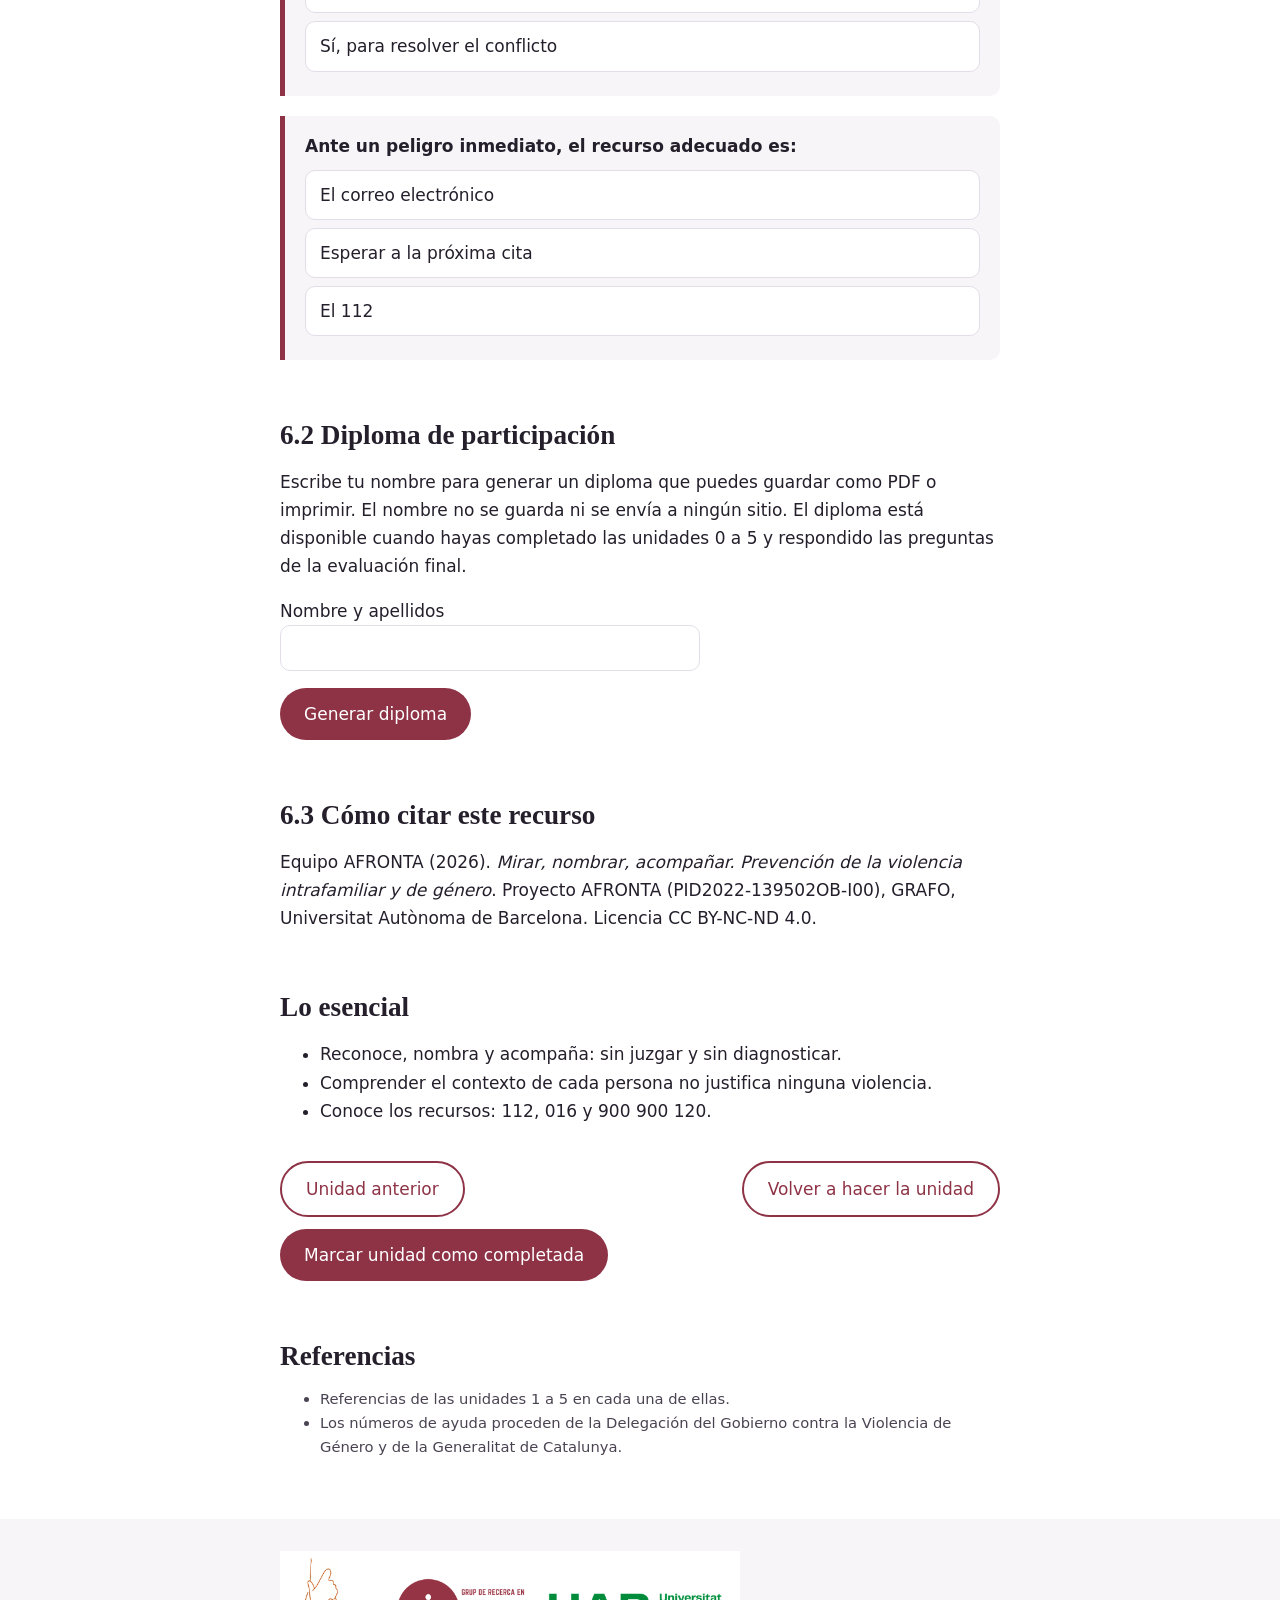
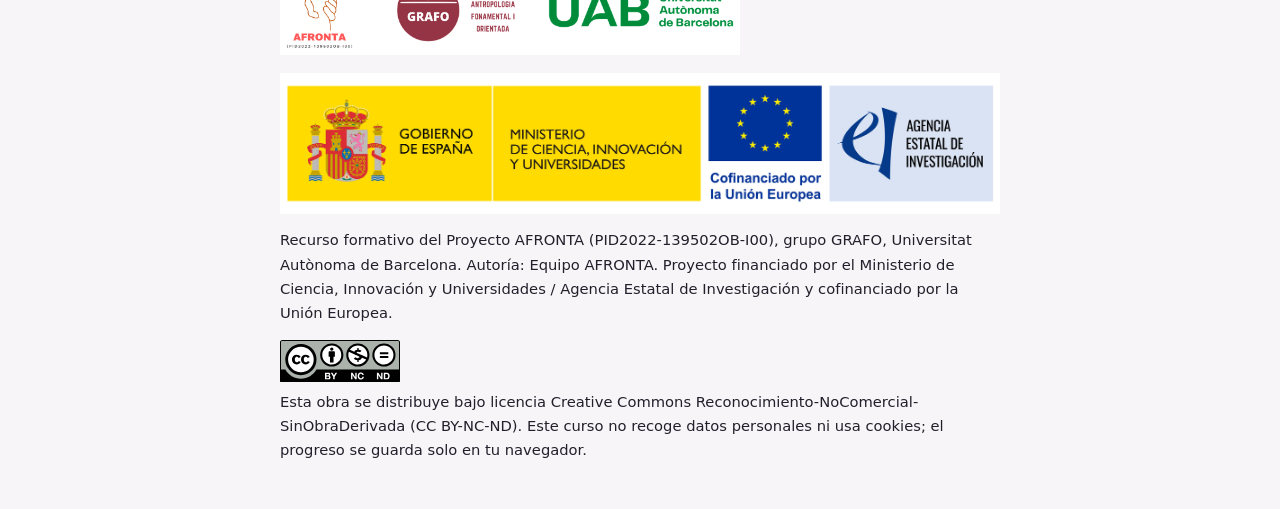
<file: unidad-6/index.html>
<!DOCTYPE html>
<html lang="es">
<head>
<meta charset="utf-8">
<meta name="viewport" content="width=device-width, initial-scale=1">
<title>Unidad 6. Cierre y evaluación final | Mirar, nombrar, acompañar</title>
<link rel="stylesheet" href="../assets/style.css">
</head>
<body data-base="../">
<main id="main" class="wrap">
<p><a href="../index.html">Volver al índice</a></p>
<h1>Unidad 6. Cierre y evaluación final</h1>
<p class="meta">10 minutos. Objetivo: comprobar lo aprendido y llevarte el diploma de participación.</p>
<h2>6.1 Evaluación final</h2>
<div class="quiz" data-final><p class="q">Según la ley estatal (LO 1/2004), la violencia de género es la ejercida:</p><button class="opt" type="button">Entre cualquier miembro de una familia</button><button class="opt" type="button" data-ok>Por hombres sobre mujeres que son o han sido sus parejas, aunque no convivan</button><button class="opt" type="button">Solo cuando hay violencia física</button><p class="fb" aria-live="polite" hidden>Esa es la definición legal estatal. La violencia intrafamiliar es un concepto más amplio, y la Ley 5/2008 contempla más ámbitos.</p></div>
<div class="quiz" data-final><p class="q">Una señal aislada, como un moratón sin explicación:</p><button class="opt" type="button">Prueba que hay violencia</button><button class="opt" type="button" data-ok>Orienta, pero no prueba nada por sí sola: hay que observar y escuchar</button><button class="opt" type="button">No tiene importancia</button><p class="fb" aria-live="polite" hidden>Las señales sirven para abrir la conversación, no para sacar conclusiones.</p></div>
<div class="quiz" data-final><p class="q">Los niños y niñas que presencian violencia contra su madre:</p><button class="opt" type="button" data-ok>También son víctimas</button><button class="opt" type="button">No sufren daño si no reciben golpes</button><p class="fb" aria-live="polite" hidden>Presenciar la violencia daña, y la normativa los reconoce como víctimas.</p></div>
<div class="quiz" data-final><p class="q">Ante una conducta que no entiendes, lo más adecuado es:</p><button class="opt" type="button">Interpretarla según mis costumbres</button><button class="opt" type="button">Atribuirla a la cultura de la persona</button><button class="opt" type="button" data-ok>Conocer primero su situación y preguntarle con respeto, apoyándome en mediación intercultural si hace falta</button><p class="fb" aria-live="polite" hidden>Comprender antes de juzgar evita añadir vulnerabilidad. Comprender no es justificar.</p></div>
<div class="quiz" data-final><p class="q">¿Conviene reunir a la mujer y a su pareja para mediar?</p><button class="opt" type="button">Sí, para resolver el conflicto</button><button class="opt" type="button" data-ok>No: la ley prohíbe la mediación cuando hay violencia en la pareja o la familia</button><p class="fb" aria-live="polite" hidden>Puede aumentar el riesgo y reforzar el control.</p></div>
<div class="quiz" data-final><p class="q">Ante un peligro inmediato, el recurso adecuado es:</p><button class="opt" type="button" data-ok>El 112</button><button class="opt" type="button">El correo electrónico</button><button class="opt" type="button">Esperar a la próxima cita</button><p class="fb" aria-live="polite" hidden>El 112 atiende emergencias las 24 horas.</p></div>
<p id="sc" class="q" aria-live="polite"></p>
<h2>6.2 Diploma de participación</h2>
<p>Escribe tu nombre para generar un diploma que puedes guardar como PDF o imprimir. El nombre no se guarda ni se envía a ningún sitio. El diploma está disponible cuando hayas completado las unidades 0 a 5 y respondido las preguntas de la evaluación final.</p><p><label for="nm">Nombre y apellidos</label><br><input id="nm" type="text" autocomplete="off" style="font:inherit;padding:8px 12px;border:1.5px solid var(--line);border-radius:10px;width:100%;max-width:420px"></p><p><button class="btn" type="button" data-diploma>Generar diploma</button></p>
<p id="dmsg" class="note" aria-live="polite" hidden></p>
<section id="dip" hidden style="text-align:center;padding:48px 24px;border:4px double #8E3346;margin-top:24px"><img src="../img/logos-afronta-grafo-uab.png" alt="AFRONTA, GRAFO y UAB" style="max-width:420px;width:100%"><h2 style="margin-top:24px">Diploma de participación</h2><p>Se hace constar que</p><p style="font:700 1.8rem Georgia,serif" id="dn"></p><p>ha realizado el recurso formativo <b>«Mirar, nombrar, acompañar. Prevención de la violencia intrafamiliar y de género»</b>, con una duración aproximada de 2 horas.</p><p id="dd"></p><p style="font-size:.85rem">Proyecto AFRONTA (PID2022-139502OB-I00), grupo GRAFO, UAB. Documento de carácter divulgativo, sin validez académica oficial.</p></section>
<h2>6.3 Cómo citar este recurso</h2>
<p>Equipo AFRONTA (2026). <i>Mirar, nombrar, acompañar. Prevención de la violencia intrafamiliar y de género</i>. Proyecto AFRONTA (PID2022-139502OB-I00), GRAFO, Universitat Autònoma de Barcelona. Licencia CC BY-NC-ND 4.0.</p>
<h2>Lo esencial</h2>
<ul><li>Reconoce, nombra y acompaña: sin juzgar y sin diagnosticar.</li><li>Comprender el contexto de cada persona no justifica ninguna violencia.</li><li>Conoce los recursos: 112, 016 y 900 900 120.</li></ul>
<div class="nav"><a class="btn ghost" href="../unidad-5/index.html">Unidad anterior</a>
<button class="btn ghost" type="button" data-reset="u6">Volver a hacer la unidad</button>
<button class="btn" type="button" data-complete="u6">Marcar unidad como completada</button></div>
<p id="saved" hidden>Progreso guardado en este navegador. <a href="../index.html">Volver al índice</a></p>
<h2>Referencias</h2>
<ul class="refs"><li>Referencias de las unidades 1 a 5 en cada una de ellas.</li><li>Los números de ayuda proceden de la Delegación del Gobierno contra la Violencia de Género y de la Generalitat de Catalunya.</li></ul>
</main>
<script src="../assets/app.js"></script>
</body>
</html>
</file>
<file: assets/style.css>
:root{--ink:#241F2B;--bur:#8E3346;--cor:#E8533F;--grn:#0E8F46;--mist:#F7F5F8;--line:#E3DDE8}
*{box-sizing:border-box}
body{margin:0;font:17px/1.65 system-ui,-apple-system,"Segoe UI",sans-serif;color:var(--ink);background:#fff}
h1,h2,h3{font-family:"Iowan Old Style","Palatino Linotype",Palatino,Georgia,serif;line-height:1.15;margin:0 0 .5em}
h1{font-size:clamp(2.2rem,6vw,3.6rem);color:var(--bur)}
h2{font-size:1.7rem;margin-top:2.2em}
h3{font-size:1.2rem}
a{color:var(--bur)}
:focus-visible{outline:3px solid var(--cor);outline-offset:2px}
.skip{position:absolute;left:-999px}.skip:focus{left:8px;top:8px;background:#fff;padding:8px;z-index:20}
.bar{position:sticky;top:0;z-index:10;display:flex;align-items:center;justify-content:space-between;gap:12px;padding:8px 20px;background:#fff;border-bottom:1px solid var(--line)}
.bar img{height:42px;width:auto;max-width:60vw}
.exit{background:var(--bur);color:#fff;border:0;border-radius:999px;padding:9px 18px;font:inherit;font-size:15px;cursor:pointer}
.exit:hover{background:#6f2536}
.wrap{max-width:760px;margin:0 auto;padding:0 20px}
.hero{padding:56px 0 28px;position:relative}
.hero svg{position:absolute;right:0;top:36px;width:210px;pointer-events:none}
@media(min-width:701px){.hero>:not(svg){max-width:calc(100% - 230px)}}
.lead{font-size:1.2rem;max-width:34em}
.meta{color:#5d5666;font-size:.95rem}
.path{list-style:none;margin:24px 0;padding:0 0 0 30px;border-left:2px solid var(--bur)}
.path li{position:relative;margin:0 0 6px}
.path li::before{content:"";position:absolute;left:-39px;top:18px;width:16px;height:16px;border-radius:50%;background:#fff;border:3px solid var(--bur)}
.path li.done::before{background:var(--grn);border-color:var(--grn)}
.path li.soon{opacity:.55}
.path li>a,.path li>span{display:flex;justify-content:space-between;gap:12px;padding:12px 14px;text-decoration:none;color:inherit;border-radius:10px}
.path li>a:hover{background:var(--mist)}
.path small{color:#5d5666;white-space:nowrap}
.note{background:var(--mist);border-left:5px solid var(--cor);padding:14px 18px;border-radius:0 10px 10px 0;margin:22px 0}
.note p{margin:.3em 0}
details{border-bottom:1px solid var(--line);padding:12px 0}
summary{cursor:pointer;font-weight:700}
details[open] summary{color:var(--bur)}
.time{display:inline-block;font-size:.9rem;color:#5d5666;margin-left:8px;font-family:system-ui,sans-serif;font-weight:400}
.quiz{border-left:5px solid var(--bur);background:var(--mist);padding:16px 20px;margin:20px 0;border-radius:0 10px 10px 0}
.q{font-weight:700;margin:0 0 10px}
.opt{display:block;width:100%;text-align:left;font:inherit;background:#fff;border:1.5px solid var(--line);border-radius:10px;padding:10px 14px;margin:8px 0;cursor:pointer;color:var(--ink)}
.opt:hover:not(:disabled){border-color:var(--bur)}
.opt:disabled{cursor:default;color:var(--ink)}
.opt.ok{border-color:var(--grn);background:#E7F5EC}
.opt.no{border-color:var(--cor);background:#FDEBE8}
.fb{margin:12px 0 0}
.btn{display:inline-block;background:var(--bur);color:#fff;border:0;border-radius:999px;padding:12px 24px;font:inherit;text-decoration:none;cursor:pointer}
.btn:disabled{background:var(--grn)}
.btn.ghost{background:#fff;color:var(--bur);border:2px solid var(--bur)}
.nav{display:flex;flex-wrap:wrap;gap:12px;justify-content:space-between;margin:36px 0}
ol.tl{padding-left:20px}ol.tl li{margin:8px 0}
.refs{font-size:.92rem;color:#4a4352}
.ft{background:var(--mist);margin-top:60px;padding:32px 0;font-size:.92rem}
.ft img{max-width:100%;height:auto}
.ft .logos{display:grid;gap:18px}
.ft .logos img:first-child{max-width:460px}
@media(max-width:700px){.hero svg{display:none}body{font-size:16px}}
@media(prefers-reduced-motion:reduce){*{transition:none!important}}

@media print{body *{visibility:hidden}#dip,#dip *{visibility:visible}#dip{position:absolute;left:0;top:0;width:100%}}
</file>
